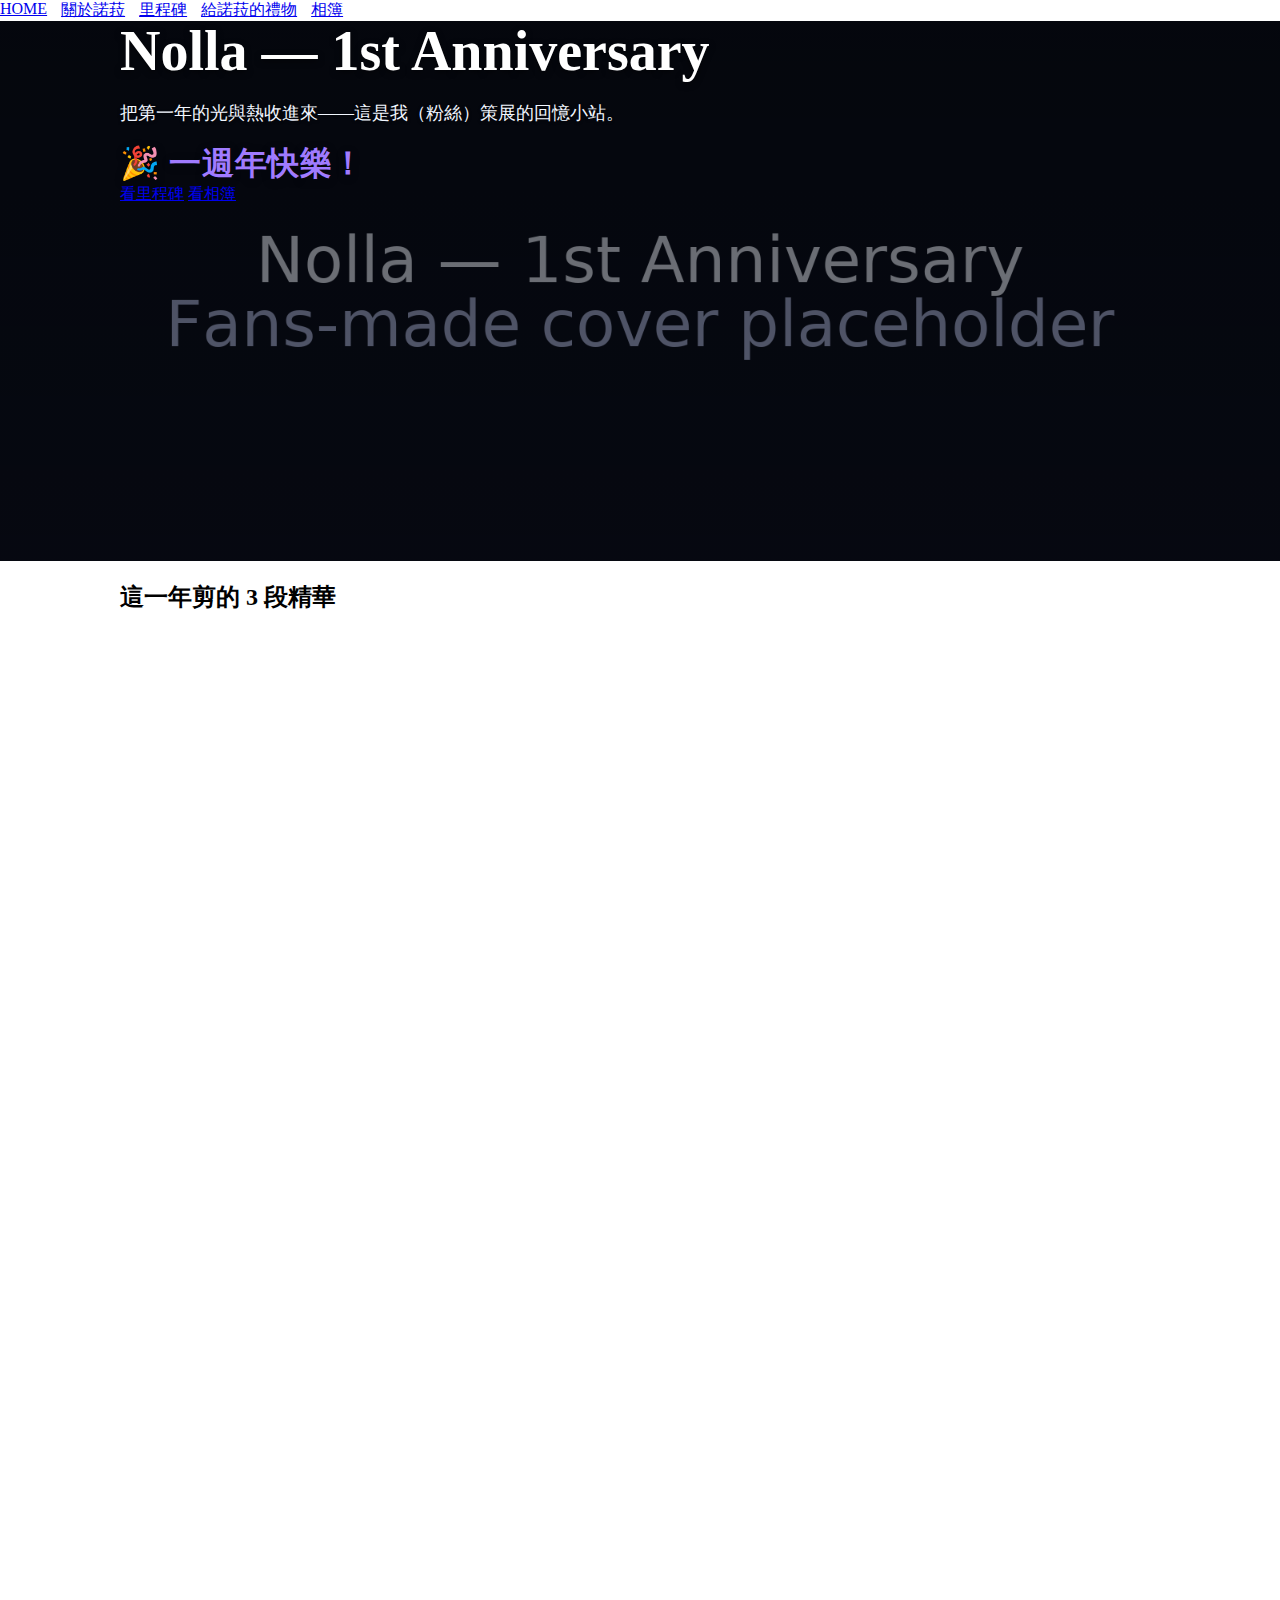
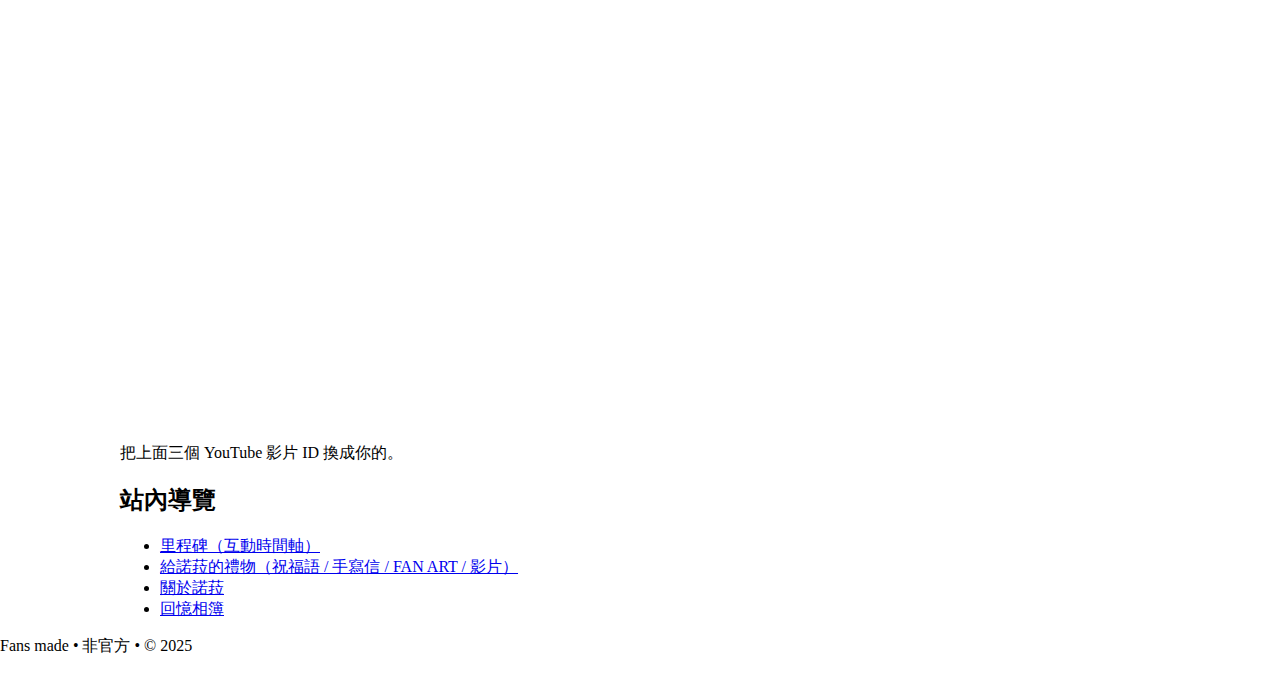
<file: index.html>
<!doctype html>
<html lang="zh-Hant">
<head>
  <meta charset="utf-8" />
  <meta name="viewport" content="width=device-width,initial-scale=1" />
  <title>Nolla — 1st Anniversary</title>

  <!-- Open Graph -->
  <meta property="og:title" content="Nolla — 1st Anniversary" />
  <meta property="og:description" content="粉絲自製一週年回顧：時間軸、精華片段、相簿收藏。" />
  <meta property="og:image" content="https://brian0066.github.io/assets/cover.png" />
  <meta property="og:url" content="https://brian0066.github.io/" />
  <meta property="og:type" content="website" />

  <link rel="icon" href="/favicon.ico" />
  <link rel="preload" as="image" href="/assets/cover.png?v=2">
  <link rel="stylesheet" href="/assets/styles.css" />

  <!-- 倒數計時器的樣式 -->
  <style>
    .countdown {
      font-size: clamp(20px, 3vw, 32px);
      font-weight: 700;
      line-height: 1.3;
      margin-top: 16px;
      color: #a07bff;
      text-shadow: 0 2px 10px rgba(0,0,0,.25);
    }
    .countdown span {
      display: inline-block;
      padding: 0 .25em;
      color: #7aa5ff;
    }
    .countdown small {
      display: block;
      margin-top: 6px;
      font-weight: 500;
      opacity: .8;
      font-size: .8em;
    }
  </style>
</head>
<body>
  <nav class="nav">
    <a href="/">HOME</a>
    <a href="/about/">關於諾菈</a>
    <a href="/timeline/">里程碑</a>
    <a href="/gifts/">給諾菈的禮物</a>
    <a href="/gallery/">相簿</a>
  </nav>

  <header class="hero">
    <div class="wrap">
      <h1>Nolla — 1st Anniversary</h1>
      <p class="tagline">把第一年的光與熱收進來——這是我（粉絲）策展的回憶小站。</p>

      <!-- ✅ 一週年倒數計時器 -->
      <div id="countdown" class="countdown" aria-live="polite">
        讀取倒數中…
        <noscript>請開啟 JavaScript 以顯示倒數計時。</noscript>
      </div>

      <nav class="cta">
        <a class="btn" href="/timeline/">看里程碑</a>
        <a class="btn outline" href="/gallery/">看相簿</a>
      </nav>
    </div>
  </header>

  <main class="wrap">
    <section>
      <h2>這一年剪的 3 段精華</h2>
      <div class="video">
        <iframe
          src="https://www.youtube-nocookie.com/embed/IGGnWKx_E8A?rel=0&modestbranding=1"
          title="Nolla Highlight 1"
          loading="lazy"
          allow="accelerometer; autoplay; clipboard-write; encrypted-media; gyroscope; picture-in-picture; web-share"
          referrerpolicy="strict-origin-when-cross-origin"
          allowfullscreen></iframe>
      </div>

      <div class="video">
        <iframe
          src="https://www.youtube-nocookie.com/embed/JMy_GWnn6RI?rel=0&modestbranding=1"
          title="Nolla Highlight 2"
          loading="lazy"
          allow="accelerometer; autoplay; clipboard-write; encrypted-media; gyroscope; picture-in-picture; web-share"
          referrerpolicy="strict-origin-when-cross-origin"
          allowfullscreen></iframe>
      </div>

      <div class="video">
        <iframe
          src="https://www.youtube-nocookie.com/embed/VIDEO_ID_3?rel=0&modestbranding=1"
          title="Nolla Highlight 3"
          loading="lazy"
          allow="accelerometer; autoplay; clipboard-write; encrypted-media; gyroscope; picture-in-picture; web-share"
          referrerpolicy="strict-origin-when-cross-origin"
          allowfullscreen></iframe>
      </div>

      <p class="hint">把上面三個 YouTube 影片 ID 換成你的。</p>
    </section>

    <section>
      <h2>站內導覽</h2>
      <ul class="list">
        <li><a href="/timeline/">里程碑（互動時間軸）</a></li>
        <li><a href="/gifts/">給諾菈的禮物（祝福語 / 手寫信 / FAN ART / 影片）</a></li>
        <li><a href="/about/">關於諾菈</a></li>
        <li><a href="/gallery/">回憶相簿</a></li>
      </ul>
    </section>
  </main>

  <footer class="foot">
    <p>Fans made • 非官方 • © 2025</p>
  </footer>

  <!-- ⏱ 倒數計時器腳本 -->
  <script>
    // 設定倒數目標時間：2025-10-09 21:00
    const targetDate = new Date("2025-08-24T02:27:00");

    const el = document.getElementById("countdown");

    function pad(n){ return String(n).padStart(2, "0"); }

    function render(diffMs){
      const days = Math.floor(diffMs / 86400000);
      const hours = Math.floor((diffMs % 86400000) / 3600000);
      const minutes = Math.floor((diffMs % 3600000) / 60000);
      const seconds = Math.floor((diffMs % 60000) / 1000);
      el.innerHTML = `<span>${days}</span> 天 <span>${pad(hours)}</span> 小時 <span>${pad(minutes)}</span> 分 <span>${pad(seconds)}</span> 秒
      <small>目標：${targetDate.toLocaleString()}</small>`;
    }

    function tick(){
      const now = new Date();
      const diff = targetDate - now;
      if (diff <= 0){
        el.textContent = "🎉 一週年快樂！";
        clearInterval(timer);
      } else {
        render(diff);
      }
    }
    tick();
    const timer = setInterval(tick, 1000);
  </script>
</body>
</html>
</file>
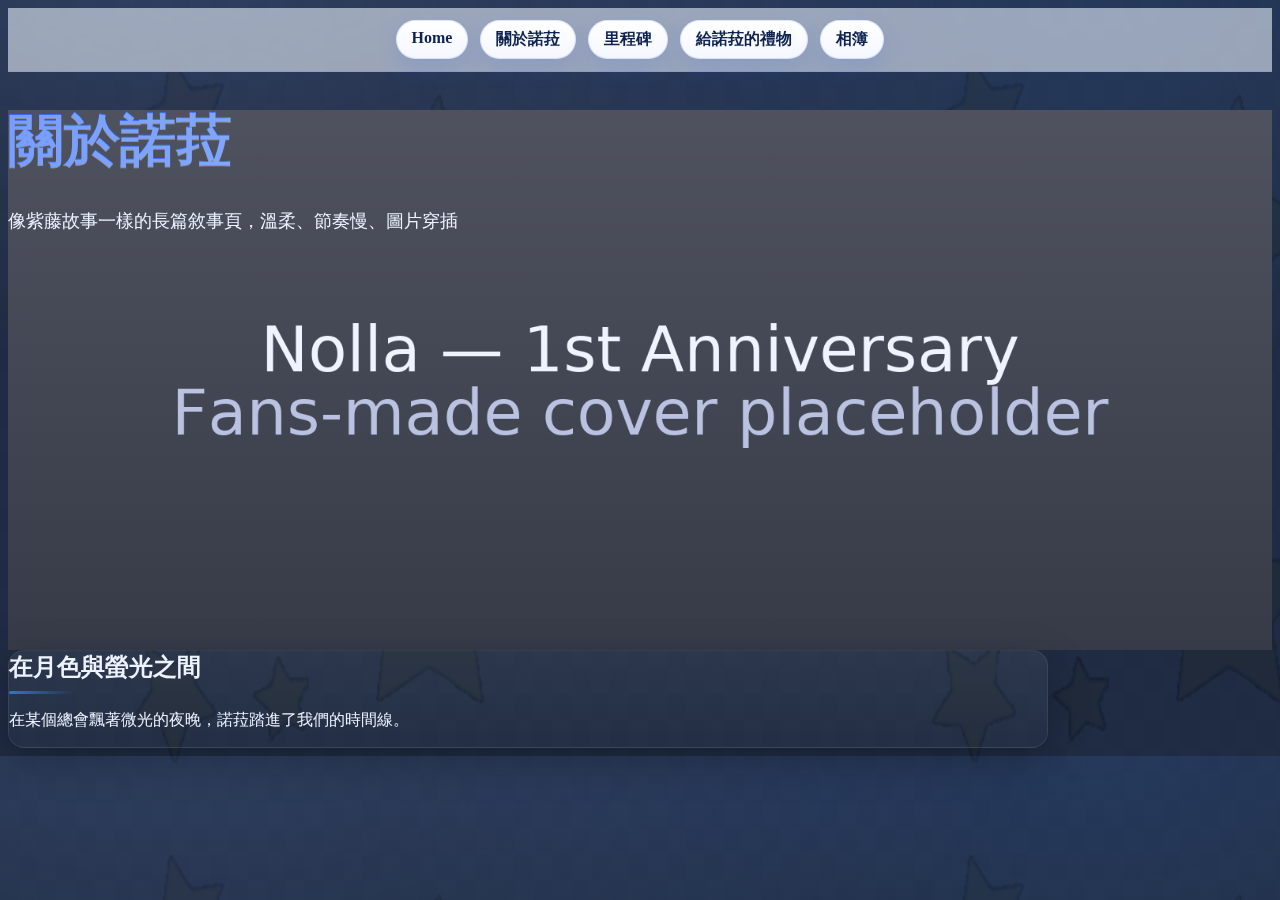
<file: about/index.html>
<!DOCTYPE html>
<html lang="zh-Hant">
<head>
  <meta charset="utf-8" />
  <meta name="viewport" content="width=device-width, initial-scale=1" />
  <title>關於諾菈 | Nolla</title>
  <link href="https://fonts.googleapis.com/css2?family=Noto+Sans+TC:wght@400;600;700&display=swap" rel="stylesheet">

  <!-- 這裡放 style -->
  <style>
    /* 讓 Hero 變成「整塊背景」，而且會依螢幕高低自適應 */
    .hero {
      position: relative;
      background: url('/assets/cover.png?v=2') right center / cover no-repeat;
      min-height: clamp(360px, 60vh, 720px);
    }
    .hero::before {
      content: "";
      position: absolute;
      inset: 0;
      background: linear-gradient(180deg, rgba(0,0,0,.25), rgba(0,0,0,.40));
    }
    .hero .wrap { position: relative; z-index: 1; }
    :root { --wrap: min(92vw, 1040px); }
    .wrap { max-width: var(--wrap); }
    .hero h1 { font-size: clamp(28px, 4.5vw, 56px); line-height:1.1; }
    .tagline { font-size: clamp(14px, 1.8vw, 18px); }
    .nav { flex-wrap: wrap; gap: 10px 14px; }
    @media (max-width: 640px){
      .hero{ background-position: center 25%; min-height: clamp(420px, 62vh, 780px);}
      .cta .btn{ margin: 0 10px 10px 0; }
    }
    .video{ aspect-ratio:16/9; }
    .video iframe{ width:100%; height:100%; border:0; }
    .grid{ grid-template-columns: repeat(auto-fit, minmax(180px, 1fr)); }
    .grid img{ height: clamp(140px, 18vw, 220px); object-fit: cover; border-radius: 14px; }

    /* ========= 全站藍色主題 ========= */
    :root {
      --accent: #3A86FF;
      --accent-soft: #9cc6ff;
      --text-strong:#0c1a33;
      --text-soft:#455a7a;
      --radius:16px;
      --shadow-soft:0 8px 30px rgba(32,56,96,.15);
      --shadow-dark:0 12px 40px rgba(0,0,0,.25);
    }

    /* 淺藍主題 */
    .theme-sky{
      color: var(--text-strong);
      background: radial-gradient(1000px 600px at 10% -10%, rgba(154,197,255,.20), transparent 55%),
                  radial-gradient(900px 500px at 90% 0%, rgba(58,134,255,.12), transparent 60%),
                  linear-gradient(180deg,#F5F9FF,#F9FBFF);
    }
    .theme-sky .card{
      background:#fff;
      border:1px solid rgba(58,134,255,.10);
      border-radius:var(--radius);
      box-shadow:var(--shadow-soft);
    }
    .theme-sky h1,.theme-sky h2{ color:#12325f; }
    .theme-sky .muted{ color:var(--text-soft); }

    /* 夜藍主題 */
    .theme-night{
      color:#ECF2FF;
      background:
        radial-gradient(1400px 700px at 15% -10%, rgba(112,158,255,.18), transparent 60%),
        radial-gradient(1200px 600px at 85% 0%, rgba(58,134,255,.14), transparent 60%),
        #0E1B33;
    }
    .theme-night .card{
      background:linear-gradient(180deg,rgba(255,255,255,.06),rgba(255,255,255,.02));
      border:1px solid rgba(255,255,255,.08);
      border-radius:var(--radius);
      box-shadow:var(--shadow-dark);
    }
    .theme-night::before{
      content:""; position:fixed; inset:0; z-index:0;
      pointer-events:none; opacity:.08;
      background:url('../assets/stars.png') repeat;
      background-size:800px 800px;
      animation: starDrift 160s linear infinite;
    }
    @keyframes starDrift{
      from{ background-position:0 0;}
      to{ background-position:1200px 900px;}
    }
    .theme-night .topnav, .theme-night header, .theme-night main,
    .theme-night footer, .theme-night article, .theme-night section{
      position:relative; z-index:1;
    }

    /* 共用 */
    .card h2{ position:relative; margin:0 0 12px; font-weight:700; }
    .card h2::after{
      content:""; display:block; width:64px; height:3px;
      border-radius:999px; margin-top:8px;
      background:linear-gradient(90deg,var(--accent),transparent);
      opacity:.75;
    }

    @media (max-width:860px){ .card{ border-radius:14px; } }

    /* Hero 提亮 */
    .hero{ isolation:isolate; }
    .hero::before{
      background: linear-gradient(180deg, rgba(255,255,255,.28), rgba(255,255,255,.18));
    }
    .hero h1{
      background: linear-gradient(90deg,#2f6aff,#7aa5ff);
      -webkit-background-clip:text;
      background-clip:text;
      color:transparent;
      text-shadow:0 1px 0 rgba(255,255,255,.35);
    }

    /* 倒數 */
    .countdown{ font-weight:700; margin-top:16px; line-height:1.25;
      background:linear-gradient(90deg,#3aa8ff,#8b7bff);
      -webkit-background-clip:text;
      background-clip:text;
      color:transparent;
      text-shadow:0 2px 12px rgba(58,168,255,.25);
      font-size:clamp(22px,4vw,36px);
    }
    .countdown .num{ display:inline-block; min-width:2ch; text-align:right; letter-spacing:.5px; }
    .countdown .unit{ margin:0 .35em 0 .15em; opacity:.9; }
    .countdown-note{ margin-top:6px; font-weight:500; font-size:.85em; color:rgba(234,240,255,.85); }

    /* 導覽 */
    .site-nav{ position:sticky; top:0; z-index:1000; display:flex; justify-content:center;
      gap:12px; padding:12px 16px;
      background:rgba(255,255,255,.55);
      backdrop-filter:blur(8px) saturate(140%);
      border-bottom:1px solid rgba(47,106,255,.12);
    }
    .site-nav .pill{
      padding:9px 16px; border-radius:999px; text-decoration:none; font-weight:600;
      color:#0f2350; background:linear-gradient(180deg,#fff,#f4f7ff);
      box-shadow:0 10px 24px rgba(28,92,255,.12), inset 0 0 0 1px rgba(47,106,255,.16);
    }
    .site-nav .pill:hover{
      transform:translateY(-1px);
      box-shadow:0 14px 28px rgba(28,92,255,.18), inset 0 0 0 1px rgba(47,106,255,.28);
    }
    .site-nav .pill.active{
      background:linear-gradient(180deg,#e9f2ff,#dbe8ff);
      color:#0a1a44;
    }
  </style>
</head>
<body class="theme-night">
  <!-- 這裡是 HTML 內容 -->
  <nav class="site-nav">
    <a class="pill" href="/">Home</a>
    <a class="pill" href="/about/">關於諾菈</a>
    <a class="pill" href="/timeline/">里程碑</a>
    <a class="pill" href="/gifts/">給諾菈的禮物</a>
    <a class="pill" href="/gallery/">相簿</a>
  </nav>

  <header class="hero">
    <div class="wrap">
      <h1>關於諾菈</h1>
      <p class="tagline">像紫藤故事一樣的長篇敘事頁，溫柔、節奏慢、圖片穿插</p>
    </div>
  </header>
  <main class="wrap">
    <article class="card">
      <section>
        <h2>在月色與螢光之間</h2>
        <p>在某個總會飄著微光的夜晚，諾菈踏進了我們的時間線。</p>
      </section>
    </article>
  </main>
</body>
</html>
</file>
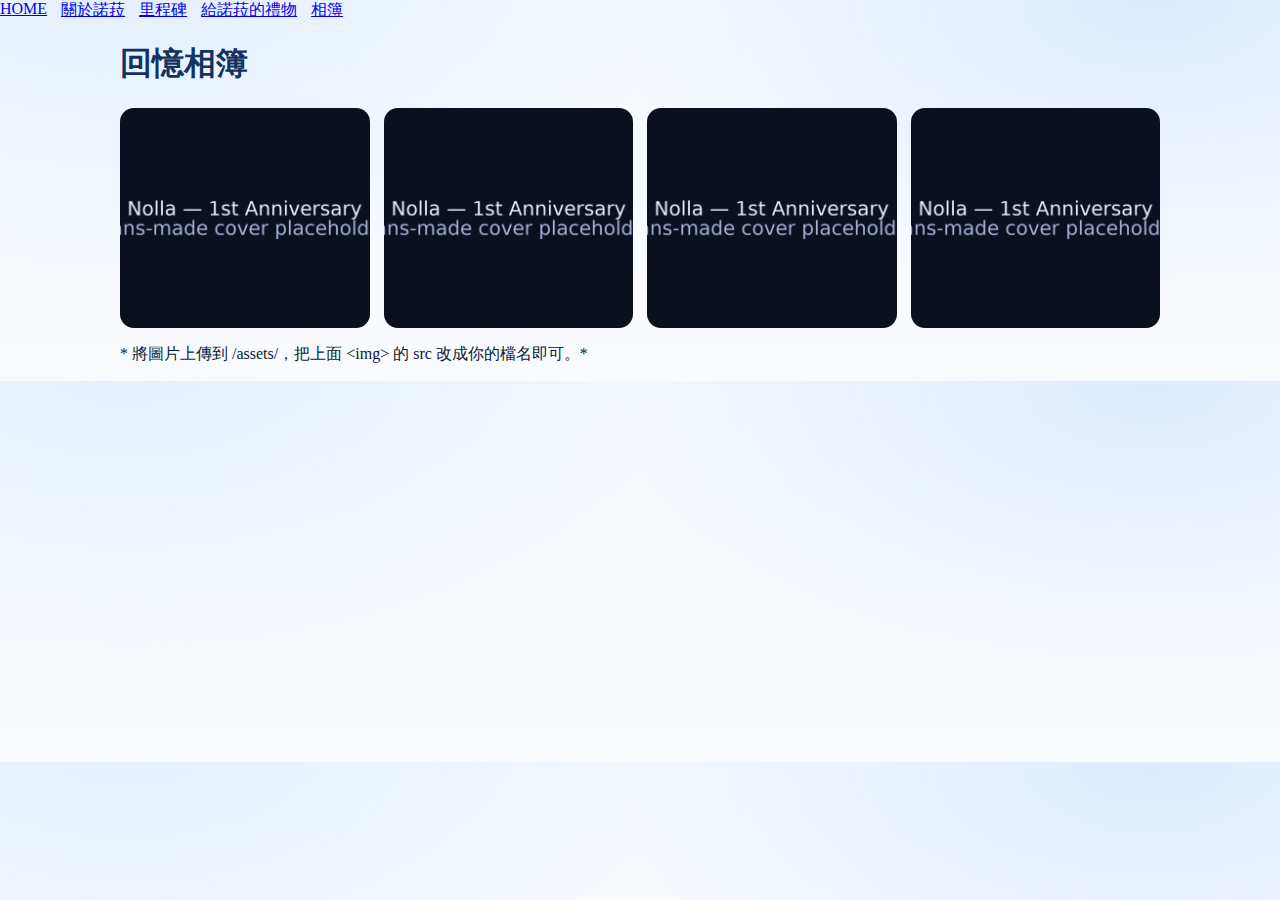
<file: gallery/index.html>
<!doctype html>
<html lang="zh-Hant">
<head>
  <meta charset="utf-8" />
  <meta name="viewport" content="width=device-width,initial-scale=1" />
  <title>回憶相簿</title>
  <link rel="stylesheet" href="/assets/styles.css" />
</head>
<body class="theme-sky">
  
<nav class="nav">
  <a href="/">HOME</a>
  <a href="/about/">關於諾菈</a>
  <a href="/timeline/">里程碑</a>
  <a href="/gifts/">給諾菈的禮物</a>
  <a href="/gallery/">相簿</a>
</nav>

  <main class="wrap">
    <h1>回憶相簿</h1>
    <div class="grid">
      <img src="/assets/cover.png" alt="sample 1">
      <img src="/assets/cover.png" alt="sample 2">
      <img src="/assets/cover.png" alt="sample 3">
      <img src="/assets/cover.png" alt="sample 4">
    </div>
    <p class="hint">* 將圖片上傳到 /assets/，把上面 &lt;img&gt; 的 src 改成你的檔名即可。*</p>
  </main>
</body>
</html>
</file>
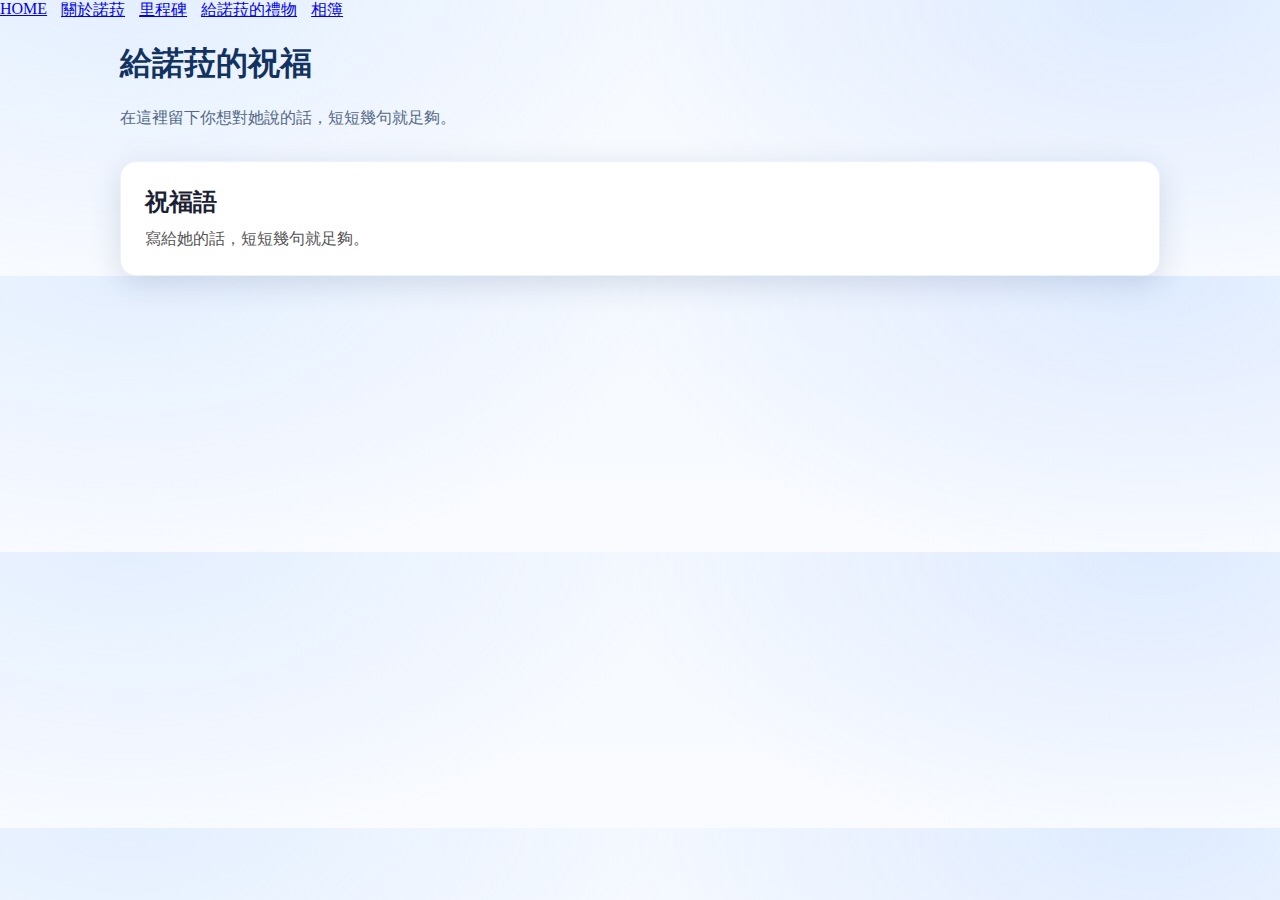
<file: gifts/index.html>
<!doctype html>
<html lang="zh-Hant">
<head>
  <meta charset="utf-8" />
  <meta name="viewport" content="width=device-width,initial-scale=1" />
  <title>給諾菈的禮物</title>
  <link rel="stylesheet" href="/assets/styles.css" />
  <style>
    .cards {
      display: grid;
      gap: 24px;
      margin-top: 32px;
    }
    .card {
      display: block;
      background: #fff;
      padding: 24px;
      border-radius: 16px;
      box-shadow: 0 6px 20px rgba(0,0,0,.08);
      border: 1px solid #eee;
      transition: transform .2s, box-shadow .2s;
      text-decoration: none;
      color: inherit;
    }
    .card:hover {
      transform: translateY(-4px);
      box-shadow: 0 10px 24px rgba(0,0,0,.12);
    }
    .card h3 {
      margin: 0 0 8px;
      font-size: 1.5rem;
      color: #1b1f36;
    }
    .card p {
      margin: 0;
      color: #555;
      line-height: 1.6;
    }
  </style>
</head>
<body class="theme-sky">
  
<nav class="nav">
  <a href="/">HOME</a>
  <a href="/about/">關於諾菈</a>
  <a href="/timeline/">里程碑</a>
  <a href="/gifts/">給諾菈的禮物</a>
  <a href="/gallery/">相簿</a>
</nav>

<main class="wrap">
  <h1>給諾菈的祝福</h1>
  <p class="muted">在這裡留下你想對她說的話，短短幾句就足夠。</p>

  <div class="cards">
    <a class="card" href="/gifts/blessings/">
      <h3>祝福語</h3>
      <p>寫給她的話，短短幾句就足夠。</p>
    </a>
  </div>
</main>

</body>
</html>
</file>
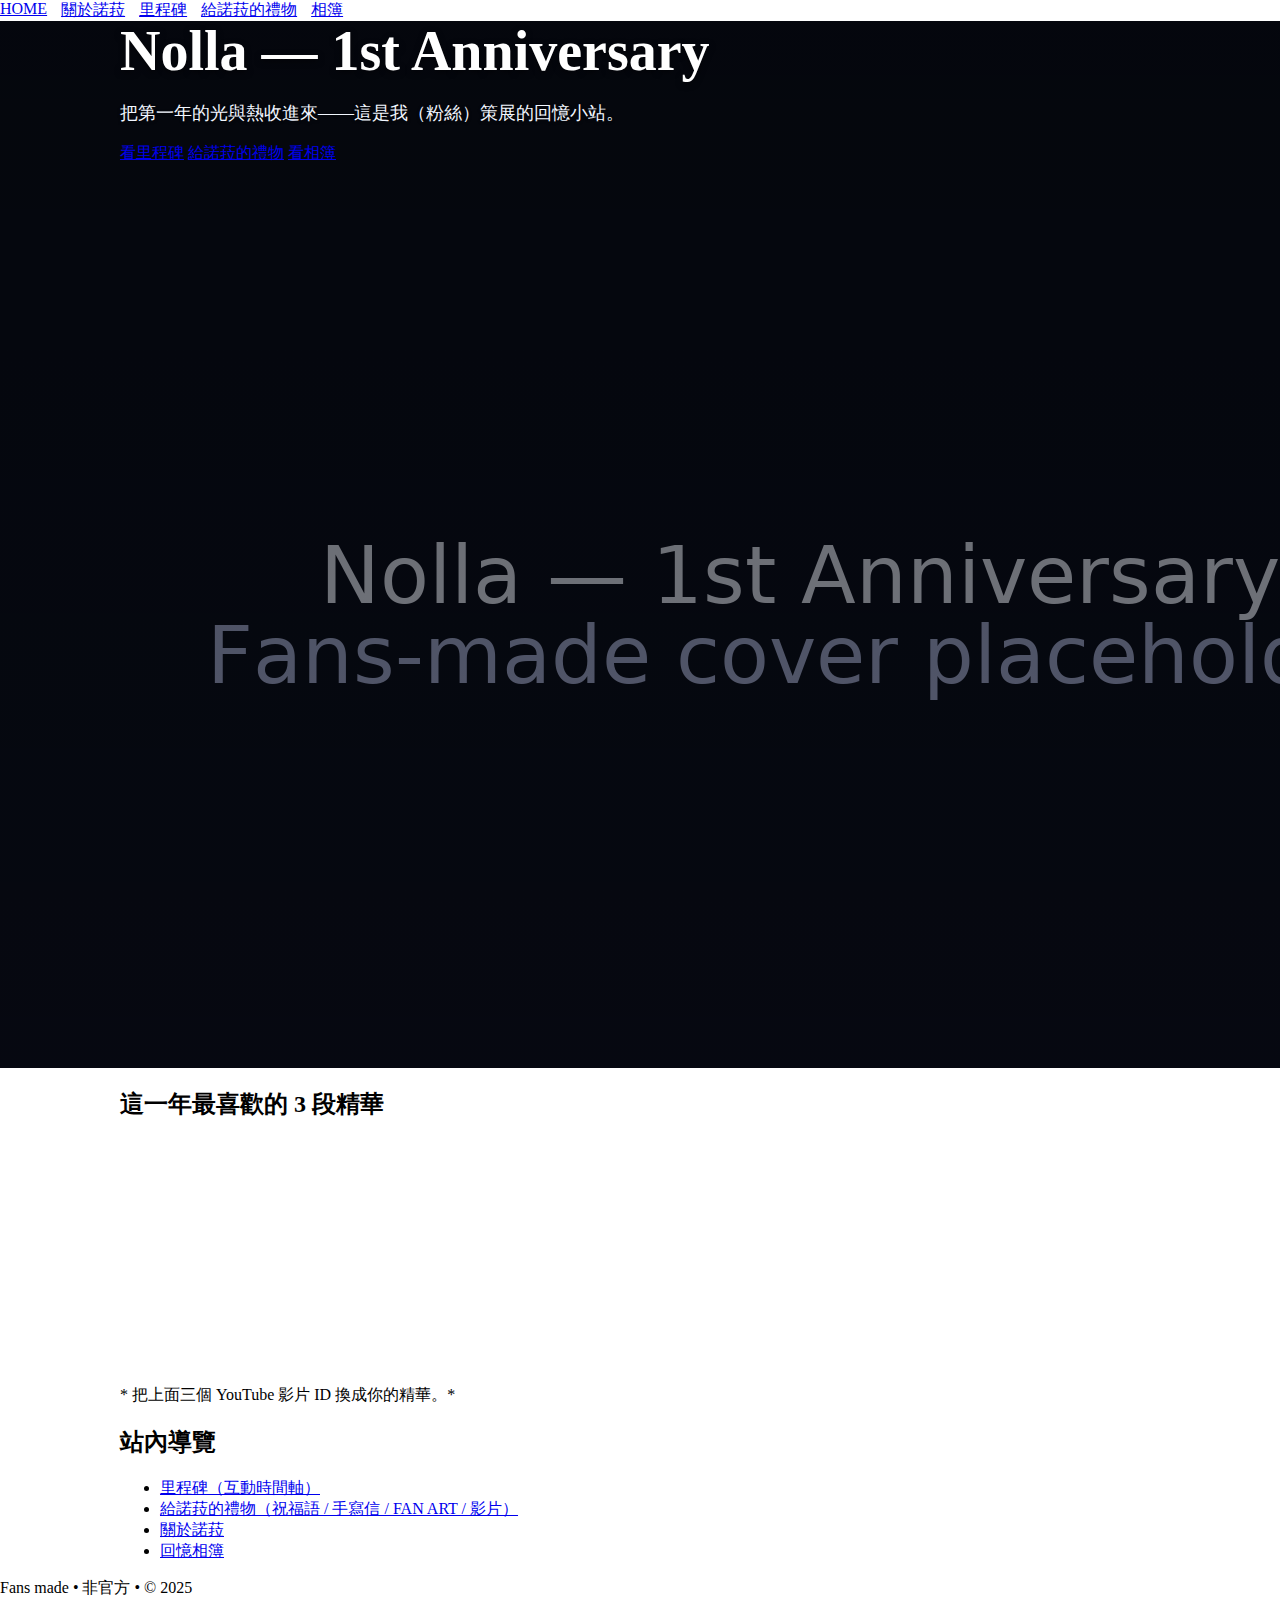
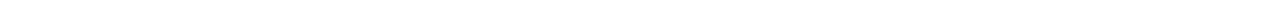
<file: nolla_anniv_site/index.html>
<!doctype html>
<html lang="zh-Hant">
<head>
  <meta charset="utf-8" />
  <meta name="viewport" content="width=device-width,initial-scale=1" />
  <title>Nolla — 1st Anniversary</title>
  <meta property="og:title" content="Nolla — 1st Anniversary" />
  <meta property="og:description" content="粉絲自製一週年回顧：時間軸、精華片段、相簿收藏。" />
  <meta property="og:image" content="https://brian0066.github.io/assets/cover.png" />
  <meta property="og:url" content="https://brian0066.github.io/" />
  <meta property="og:type" content="website" />
  <link rel="icon" href="/favicon.ico" />
  <link rel="preload" as="image" href="/assets/cover.png" />
  <link rel="stylesheet" href="/assets/styles.css" />
</head>
<body>
  
<nav class="nav">
  <a href="/">HOME</a>
  <a href="/about/">關於諾菈</a>
  <a href="/timeline/">里程碑</a>
  <a href="/gifts/">給諾菈的禮物</a>
  <a href="/gallery/">相簿</a>
</nav>

  <header class="hero">
    <div class="wrap">
      <h1>Nolla — 1st Anniversary</h1>
      <p class="tagline">把第一年的光與熱收進來——這是我（粉絲）策展的回憶小站。</p>
      <nav class="cta">
        <a class="btn" href="/timeline/">看里程碑</a>
        <a class="btn outline" href="/gifts/">給諾菈的禮物</a>
        <a class="btn outline" href="/gallery/">看相簿</a>
      </nav>
    </div>
    <img class="cover" src="/assets/cover.png" alt="Anniversary Cover" />
  </header>

  <main class="wrap">
    <section>
      <h2>這一年最喜歡的 3 段精華</h2>
      <div class="grid vids">
        <div class="video"><iframe src="https://www.youtube.com/embed/VIDEO_ID_1" title="Nolla Highlight 1" loading="lazy" allowfullscreen></iframe></div>
        <div class="video"><iframe src="https://www.youtube.com/embed/VIDEO_ID_2" title="Nolla Highlight 2" loading="lazy" allowfullscreen></iframe></div>
        <div class="video"><iframe src="https://www.youtube.com/embed/VIDEO_ID_3" title="Nolla Highlight 3" loading="lazy" allowfullscreen></iframe></div>
      </div>
      <p class="hint">* 把上面三個 YouTube 影片 ID 換成你的精華。*</p>
    </section>

    <section>
      <h2>站內導覽</h2>
      <ul class="list">
        <li><a href="/timeline/">里程碑（互動時間軸）</a></li>
        <li><a href="/gifts/">給諾菈的禮物（祝福語 / 手寫信 / FAN ART / 影片）</a></li>
        <li><a href="/about/">關於諾菈</a></li>
        <li><a href="/gallery/">回憶相簿</a></li>
      </ul>
    </section>
  </main>

  <footer class="foot">
    <p>Fans made • 非官方 • © 2025</p>
  </footer>
</body>
</html>
</file>
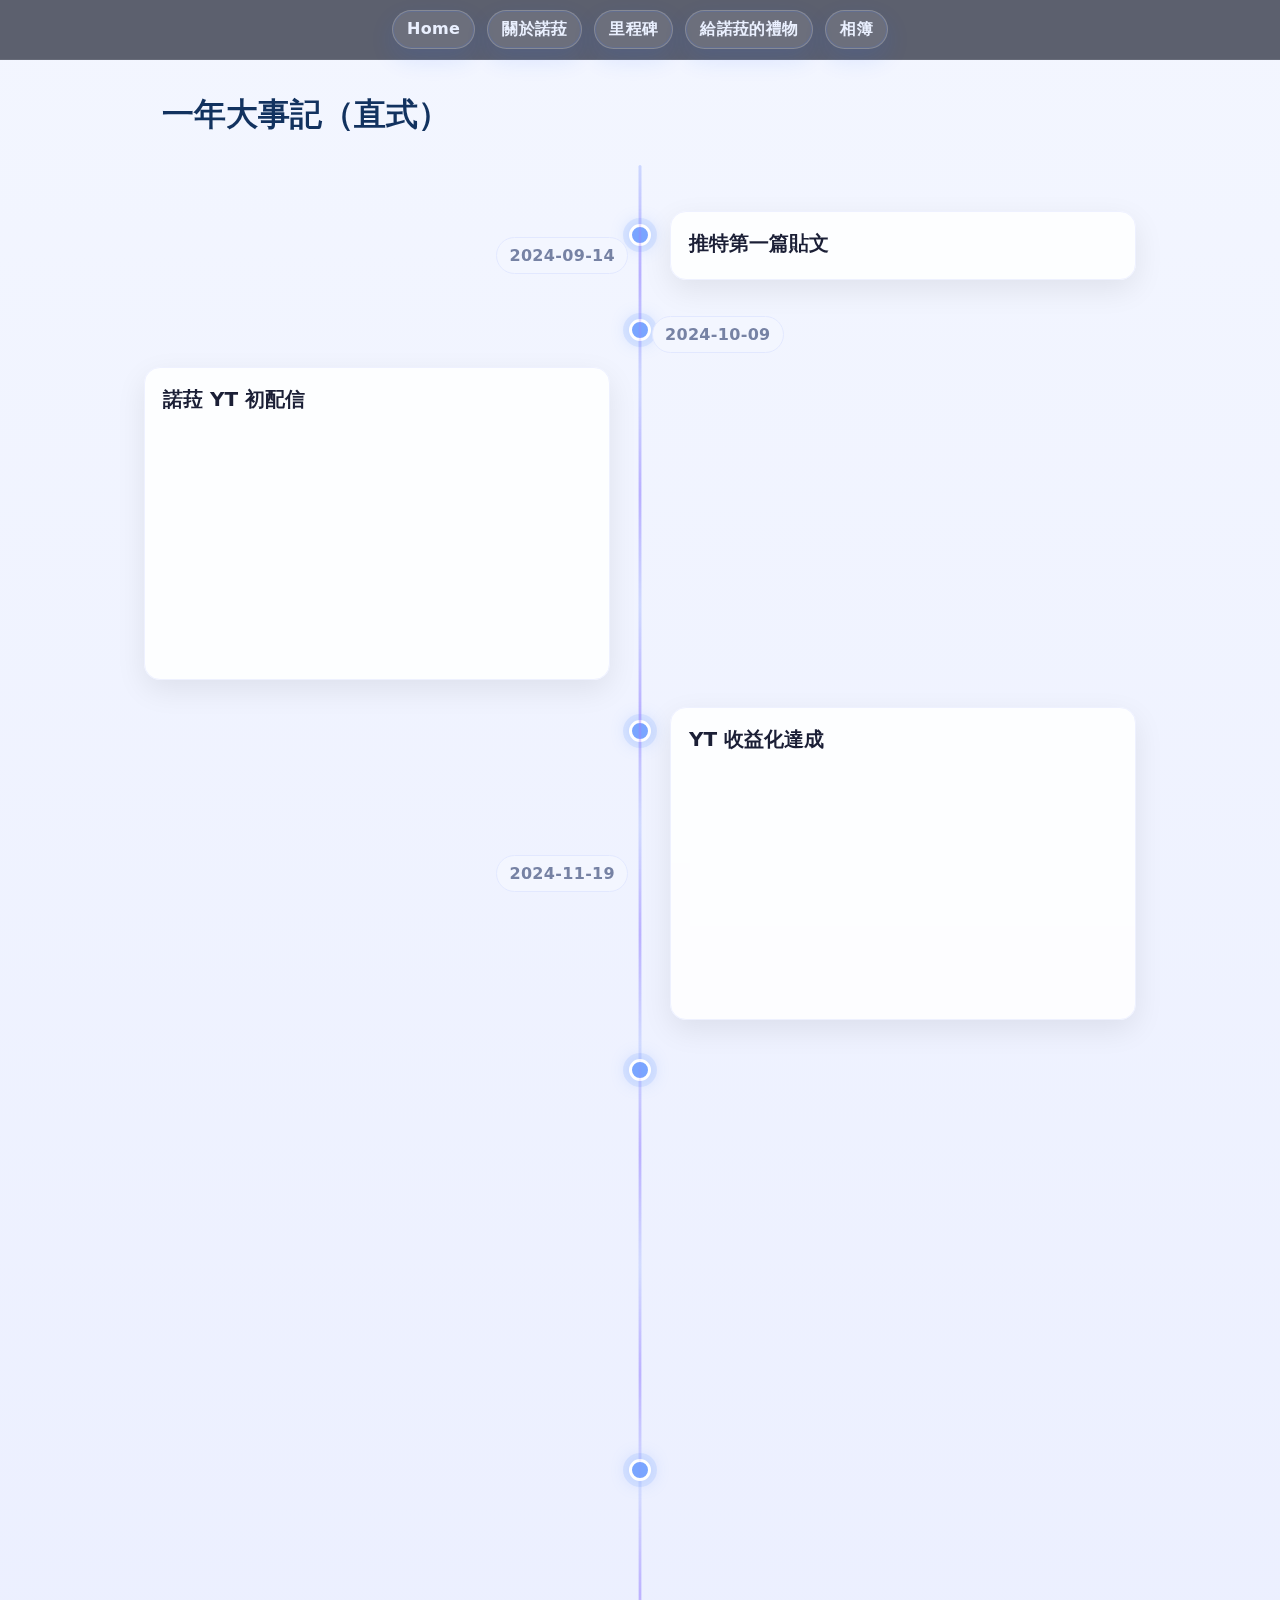
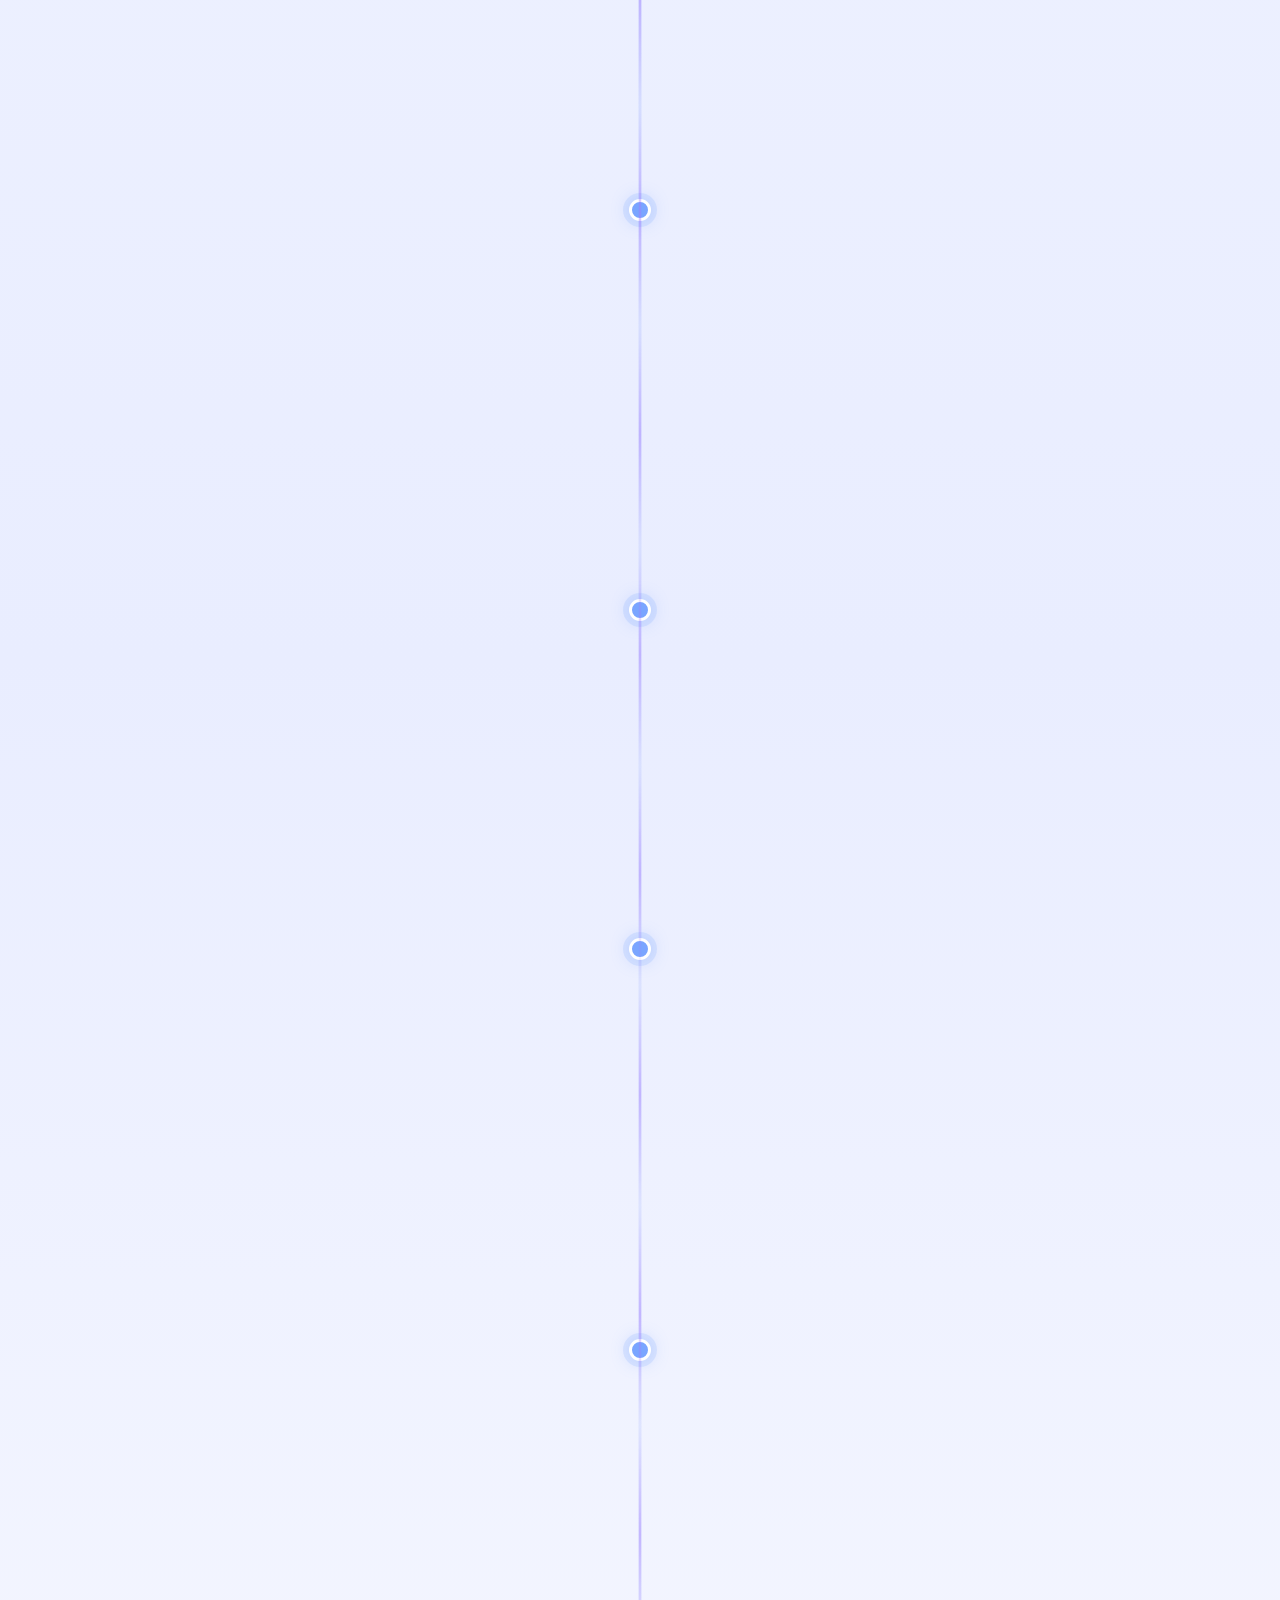
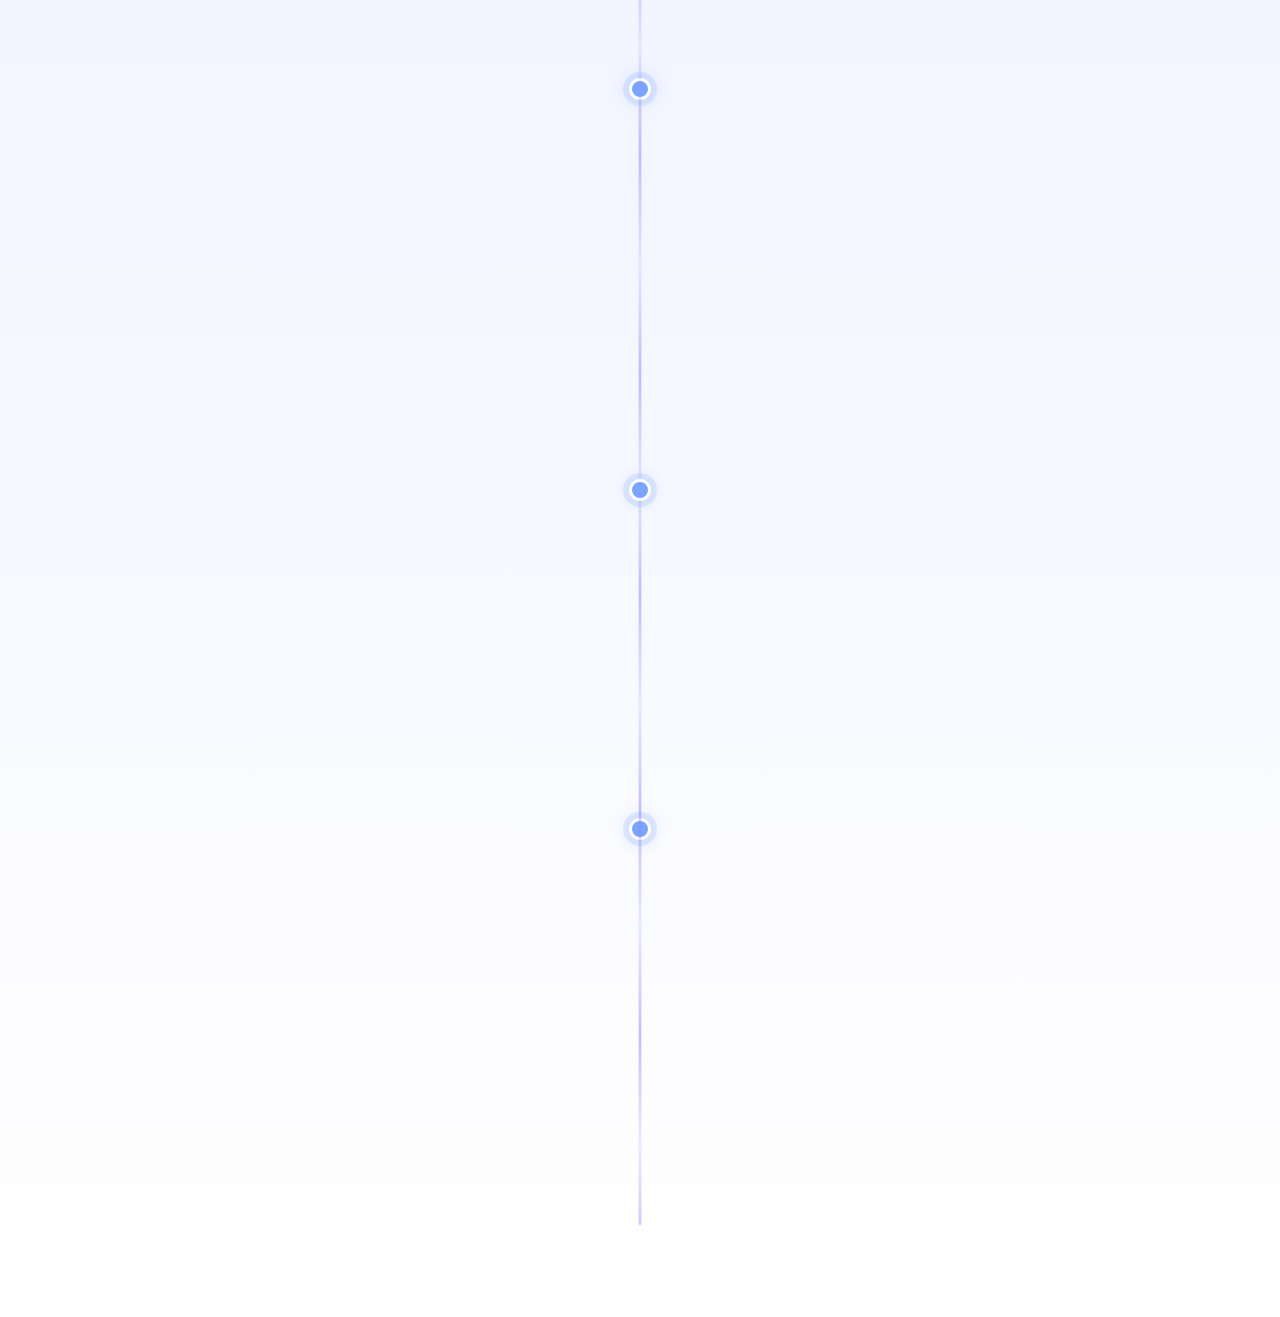
<file: timeline/index.html>
<!doctype html>
<html lang="zh-Hant">
<head>
  <meta charset="utf-8" />
  <meta name="viewport" content="width=device-width,initial-scale=1" />
  <title>里程碑 — 一年大事記</title>
  <meta name="description" content="諾菈一周年大事記 — 記錄推特初登場、初配信、收益化、會員啟動、會限、生日直播與線下互動等重要里程碑。" />
  <link rel="stylesheet" href="/assets/styles.css" />

  <style>
    /* === 固定在頂端的膠囊導覽（和 about 同款）=== */
    .site-nav{
      position: fixed;        
      top: 0; left: 0; right: 0;
      z-index: 10000;
      display: flex; justify-content: center; gap: 12px;
      padding: 10px 14px;
      background: rgba(11,16,32,.65);
      backdrop-filter: blur(6px);
      -webkit-backdrop-filter: blur(6px);
      border-bottom: 1px solid rgba(255,255,255,.08);
    }
    .site-nav .pill{
      display: inline-block;
      padding: 8px 14px;
      border-radius: 999px;
      text-decoration: none;
      color: #eaf0ff; font-weight: 600;
      background: rgba(255,255,255,.10);
      border: 1px solid rgba(255,255,255,.18);
      transition: .2s;
    }
    .site-nav .pill:hover{
      background: rgba(160,123,255,.25);
      border-color: rgba(255,255,255,.36);
      color:#fff;
      box-shadow: 0 6px 20px rgba(160,123,255,.25);
    }
    body.has-fixed-nav{ padding-top: var(--nav-h, 60px); }

    /* ===== 背景設定 ===== */
    body.theme-sky{
      background: linear-gradient(180deg, #f3f6ff, #e9edff, #ffffff);
      font-family: system-ui, -apple-system, "PingFang TC", "Noto Sans TC", "Microsoft JhengHei", sans-serif;
      color: #1b1f36;
    }

    /* ===== 垂直時間軸（直式） ===== */
    :root{
      --line:#d7dcff;
      --dot:#7aa5ff;
      --card:rgba(255,255,255,0.85);
      --ink:#1b1f36;
      --muted:#7682a4;
      --shadow:0 10px 30px rgba(0,0,0,.08);
      --radius:16px;
      --maxw: 980px;
    }
    main.wrap { max-width: var(--maxw); margin:auto; padding: 12px; }

    .timeline{
      position: relative;
      margin: 28px auto 80px;
      padding: 20px 0;
    }
    /* 中心線：流動漸層動畫 */
    .timeline::before{
      content:"";
      position:absolute; left:50%; top:0; bottom:0;
      width:3px; transform:translateX(-50%);
      background:
        linear-gradient(180deg, rgba(201,212,255,.9), rgba(232,236,255,.9)) border-box;
      overflow: hidden;
      border-radius: 999px;
    }
    .timeline::after{
      /* 流動高光（細長條在中心線內移動） */
      content:"";
      position:absolute; left:50%; top:0; bottom:0;
      width:3px; transform:translateX(-50%);
      background:
        linear-gradient(180deg, rgba(160,123,255,0) 0%,
                                 rgba(160,123,255,.45) 50%,
                                 rgba(160,123,255,0) 100%);
      background-size: 100% 220px;
      animation: flow 2.8s linear infinite;
      border-radius: 999px;
      pointer-events: none;
    }
    @keyframes flow{
      0%   { background-position: 0 -220px; }
      100% { background-position: 0 220px; }
    }

    .tl-item{
      position: relative;
      display: grid;
      grid-template-columns: 1fr 1fr;
      gap: 24px;
      margin: 26px 0;
    }
    /* 節點：呼吸光暈 + 內圈描邊 */
    .tl-item::before{
      content:"";
      position:absolute; left:50%; top:24px; transform:translate(-50%,-50%);
      width:16px; height:16px; border-radius:50%;
      background: var(--dot);
      border:3px solid #fff;
      box-shadow:
        0 0 0 6px rgba(122,165,255,.18),
        0 0 18px rgba(122,165,255,.45);
      animation: breathe 2.6s ease-in-out infinite;
    }
    @keyframes breathe{
      0%,100%{ box-shadow:
        0 0 0 6px rgba(122,165,255,.18),
        0 0 16px rgba(122,165,255,.35); }
      50%{ box-shadow:
        0 0 0 10px rgba(122,165,255,.26),
        0 0 28px rgba(122,165,255,.60); }
    }

    .tl-date{
      display:flex; align-items:center; justify-content:flex-end;
      color: var(--muted); font-weight:700; letter-spacing:.02em;
    }
    .tl-date time{ background:#f3f6ff; border:1px solid #e2e8ff; padding:8px 12px; border-radius:999px; }

    .tl-card{
      background: var(--card); color: var(--ink);
      border-radius: var(--radius); box-shadow: var(--shadow);
      border:1px solid #eef1ff; padding: 16px 18px;
      backdrop-filter: blur(8px);
    }
    .tl-card h3{ margin:.1rem 0 .4rem; font-size:1.25rem; }
    .tl-card p{ margin:0; line-height:1.8; color:#38415b; }
    .tl-media{ margin-top:10px; border-radius:12px; overflow:hidden; }

    .video-wrapper{
      position: relative;
      width: 100%;
      padding-bottom: 56.25%;
      height: 0;
      overflow: hidden;
      border-radius: 12px;
    }
    .video-wrapper iframe{
      position: absolute;
      inset: 0;
      width: 100%;
      height: 100%;
      border: 0;
      display: block;
    }

    .tl-item:nth-child(odd) .tl-date{ grid-column: 1 / 2; }
    .tl-item:nth-child(odd) .tl-card{ grid-column: 2 / 3; }
    .tl-item:nth-child(even) .tl-date{ grid-column: 2 / 3; justify-content:flex-start; }
    .tl-item:nth-child(even) .tl-card{ grid-column: 1 / 2; }

    /* ===== 滑入淡入動畫（IntersectionObserver 觸發） ===== */
    .reveal{
      opacity: 0;
      transform: translateY(18px);
      filter: saturate(0.9);
      transition: opacity .6s ease, transform .6s ease, filter .6s ease;
      will-change: opacity, transform;
    }
    .tl-item:nth-child(odd) .tl-card.reveal{ transform: translateX(18px); }
    .tl-item:nth-child(even) .tl-card.reveal{ transform: translateX(-18px); }
    .tl-item .tl-date.reveal{ transform: translateY(10px); }

    .reveal.inview{
      opacity: 1;
      transform: translateX(0) translateY(0);
      filter: saturate(1);
    }
    .reveal{ transition-delay: var(--d, 0s); }

    /* 減少動畫時關閉所有動效 */
    @media (prefers-reduced-motion: reduce){
      .timeline::after{ animation: none; }
      .tl-item::before{ animation: none; }
      .reveal{ opacity:1; transform:none; transition: none; }
    }

    @media (max-width: 800px){
      .timeline::before, .timeline::after{ left:24px; transform:none; }
      .tl-item{ grid-template-columns: 1fr; padding-left:56px; }
      .tl-item::before{ left:24px; transform:translate(-50%,-50%); }
      .tl-date{ justify-content:flex-start; }
      .tl-item:nth-child(odd) .tl-date,
      .tl-item:nth-child(odd) .tl-card,
      .tl-item:nth-child(even) .tl-date,
      .tl-item:nth-child(even) .tl-card { grid-column: auto; }
      .tl-item .tl-card.reveal{ transform: translateY(16px); }
    }
  </style>
</head>
<body class="theme-sky">

  <!-- 固定頂端導覽 -->
  <nav class="site-nav" id="siteNav" aria-label="主導覽">
    <a class="pill" href="/">Home</a>
    <a class="pill" href="/about/">關於諾菈</a>
    <a class="pill" href="/timeline/" aria-current="page">里程碑</a>
    <a class="pill" href="/gifts/">給諾菈的禮物</a>
    <a class="pill" href="/gallery/">相簿</a>
  </nav>

  <main class="wrap">
    <h1>一年大事記（直式）</h1>

    <section class="timeline" aria-label="一周年時間軸">
      <!-- 範例事件 1 -->
      <article class="tl-item">
        <div class="tl-date reveal" style="--d:.0s;"><time datetime="2024-09-14">2024-09-14</time></div>
        <div class="tl-card reveal" style="--d:.06s;">
          <h3>推特第一篇貼文</h3>
        </div>
      </article>

      <!-- 範例事件 2（YouTube 影片示例） -->
      <article class="tl-item">
        <div class="tl-date reveal" style="--d:.0s;"><time datetime="2024-10-09">2024-10-09</time></div>
        <div class="tl-card reveal" style="--d:.06s;">
          <h3>諾菈 YT 初配信</h3>
          <div class="tl-media">
            <div class="video-wrapper">
              <iframe src="https://www.youtube.com/embed/s9jB3WFceqg?si=4rwufd_ugV-kyfsK"
                      title="YouTube video player" allow="accelerometer; autoplay; clipboard-write; encrypted-media; gyroscope; picture-in-picture; web-share"
                      referrerpolicy="strict-origin-when-cross-origin" allowfullscreen></iframe>
            </div>
          </div>
        </div>
      </article>

      <!-- 範例事件 3 -->
      <article class="tl-item">
        <div class="tl-date reveal" style="--d:.0s;"><time datetime="2024-11-19">2024-11-19</time></div>
        <div class="tl-card reveal" style="--d:.06s;">
          <h3>YT 收益化達成</h3>
          <div class="tl-media">
            <div class="video-wrapper">
              <iframe src="https://www.youtube.com/embed/xY4zJmMa1r8?si=yFaR5VlDMuQrGvJ4"
                      title="YouTube video player" allow="accelerometer; autoplay; clipboard-write; encrypted-media; gyroscope; picture-in-picture; web-share"
                      referrerpolicy="strict-origin-when-cross-origin" allowfullscreen></iframe>
            </div>
          </div>
        </div>
      </article>

      <!-- 範例事件 4-->
      <article class="tl-item">
        <div class="tl-date reveal" style="--d:.0s;"><time datetime="2024-11-28">2024-11-28</time></div>
        <div class="tl-card reveal" style="--d:.06s;">
          <h3>YT 會員啟動</h3>
          <div class="tl-media">
            <div class="video-wrapper">
              <iframe src="https://www.youtube.com/embed/ssjAMhPC0Gs?si=x7lkuHiyiOb6vUyZ"
                      title="YouTube video player" allow="accelerometer; autoplay; clipboard-write; encrypted-media; gyroscope; picture-in-picture; web-share"
                      referrerpolicy="strict-origin-when-cross-origin" allowfullscreen></iframe>
            </div>
          </div>
        </div>
      </article>

      <!-- 範例事件 5-->
      <article class="tl-item">
        <div class="tl-date reveal" style="--d:.0s;"><time datetime="2024-12-10">2024-12-10</time></div>
        <div class="tl-card reveal" style="--d:.06s;">
          <h3>第一次的會限</h3>
          <div class="tl-media">
            <div class="video-wrapper">
              <iframe src="https://www.youtube.com/embed/WT2SP2hilrA?si=-i7pfUdhwFB8fWFY"
                      title="YouTube video player" allow="accelerometer; autoplay; clipboard-write; encrypted-media; gyroscope; picture-in-picture; web-share"
                      referrerpolicy="strict-origin-when-cross-origin" allowfullscreen></iframe>
            </div>
          </div>
        </div>
      </article>

      <!-- 範例事件 6-->
      <article class="tl-item">
        <div class="tl-date reveal" style="--d:.0s;"><time datetime="2024-12-25">2024-12-25</time></div>
        <div class="tl-card reveal" style="--d:.06s;">
          <h3>手手主播初配信</h3>
          <div class="tl-media">
            <div class="video-wrapper">
              <iframe src="https://www.youtube.com/embed/dQTLXeylnBQ?si=_YhqLfAYtJxEBs79"
                      title="YouTube video player" allow="accelerometer; autoplay; clipboard-write; encrypted-media; gyroscope; picture-in-picture; web-share"
                      referrerpolicy="strict-origin-when-cross-origin" allowfullscreen></iframe>
            </div>
          </div>
        </div>
      </article>

      <!-- 範例事件 7-->
      <article class="tl-item">
        <div class="tl-date reveal" style="--d:.0s;"><time datetime="2025-01-27">2025-01-27</time></div>
        <div class="tl-card reveal" style="--d:.06s;">
          <h3>生日直播加兩萬訂</h3>
          <div class="tl-media">
            <div class="video-wrapper">
              <iframe src="https://www.youtube.com/embed/CpYM_tqxaDU?si=XNEAzceJB9ksavOi"
                      title="YouTube video player" allow="accelerometer; autoplay; clipboard-write; encrypted-media; gyroscope; picture-in-picture; web-share"
                      referrerpolicy="strict-origin-when-cross-origin" allowfullscreen></iframe>
            </div>
          </div>
        </div>
      </article>

      <!-- 範例事件 8-->
      <article class="tl-item">
        <div class="tl-date reveal" style="--d:.0s;"><time datetime="2025-07-25">2025-07-25</time></div>
        <div class="tl-card reveal" style="--d:.06s;">
          <h3>第一次和諾菈的線下互動</h3>
          <div class="tl-media">
            <div class="video-wrapper">
              <iframe src="https://www.youtube.com/embed/UYWI1m1vTPY?si=zDCXAveyXej1LQY8"
                      title="YouTube video player" allow="accelerometer; autoplay; clipboard-write; encrypted-media; gyroscope; picture-in-picture; web-share"
                      referrerpolicy="strict-origin-when-cross-origin" allowfullscreen></iframe>
            </div>
          </div>
        </div>
      </article>
       <!-- 範例事件 9-->
      <article class="tl-item">
        <div class="tl-date reveal" style="--d:.0s;"><time datetime="2025-07-25">2025-07-25</time></div>
        <div class="tl-card reveal" style="--d:.06s;">
          <h3>諾菈一週年啦</h3>
          <div class="tl-media">
            <div class="video-wrapper">
              <iframe width="560" height="315" src="https://www.youtube.com/embed/gUHWrC02hsc?si=5GMtkpu1KooI7HkE" title="YouTube video player" frameborder="0" allow="accelerometer; autoplay; clipboard-write; encrypted-media; gyroscope; picture-in-picture; web-share" referrerpolicy="strict-origin-when-cross-origin" allowfullscreen></iframe>
            </div>
          </div>
        </div>
      </article>
      <!-- 範例事件 10-->
      <article class="tl-item">
        <div class="tl-date reveal" style="--d:.0s;"><time datetime="2025-07-25">2025-07-25</time></div>
        <div class="tl-card reveal" style="--d:.06s;">
          <h3>首次台詞回</h3>
          <div class="tl-media">
            <div class="video-wrapper">
             <iframe width="560" height="315" src="https://www.youtube.com/embed/kM3lHRHs9nY?si=3kuUWxnfylPyF4jl" title="YouTube video player" frameborder="0" allow="accelerometer; autoplay; clipboard-write; encrypted-media; gyroscope; picture-in-picture; web-share" referrerpolicy="strict-origin-when-cross-origin" allowfullscreen></iframe>
            </div>
          </div>
        </div>
      </article>
      <!-- 範例事件 11-->
      <article class="tl-item">
        <div class="tl-date reveal" style="--d:.0s;"><time datetime="2025-07-25">2025-07-25</time></div>
        <div class="tl-card reveal" style="--d:.06s;">
          <h3>首次台詞回</h3>
          <div class="tl-media">
            <div class="video-wrapper">
             <iframe width="560" height="315" src="https://www.youtube.com/embed/kM3lHRHs9nY?si=3kuUWxnfylPyF4jl" title="YouTube video player" frameborder="0" allow="accelerometer; autoplay; clipboard-write; encrypted-media; gyroscope; picture-in-picture; web-share" referrerpolicy="strict-origin-when-cross-origin" allowfullscreen></iframe>
            </div>
          </div>
        </div>
      </article>
      <!-- 範例事件 12-->
      <article class="tl-item">
        <div class="tl-date reveal" style="--d:.0s;"><time datetime="2025-07-25">2025-07-25</time></div>
        <div class="tl-card reveal" style="--d:.06s;">
          <h3>和喵扭扭連動</h3>
          <div class="tl-media">
            <div class="video-wrapper">
             <iframe width="560" height="315" src="https://www.youtube.com/embed/88GX7Zf6ZR4?si=52d2sAcgEe3GXAQG" title="YouTube video player" frameborder="0" allow="accelerometer; autoplay; clipboard-write; encrypted-media; gyroscope; picture-in-picture; web-share" referrerpolicy="strict-origin-when-cross-origin" allowfullscreen></iframe>
            </div>
          </div>
        </div>
      </article>
      
    </section>
  </main>
 
  <!-- 動態取得導覽高度 + 進場動畫觸發 -->
  <script>
    (function(){
      const nav = document.getElementById('siteNav');
      if(nav){
        const applyPadding = ()=> {
          const h = nav.offsetHeight || 60;
          document.body.classList.add('has-fixed-nav');
          document.body.style.setProperty('--nav-h', h + 'px');
        };
        applyPadding();
        window.addEventListener('resize', applyPadding, { passive: true });
      }

      const reduceMotion = window.matchMedia && window.matchMedia('(prefers-reduced-motion: reduce)').matches;
      if (reduceMotion) {
        document.querySelectorAll('.reveal').forEach(el => el.classList.add('inview'));
        return;
      }

      const reveals = document.querySelectorAll('.reveal');
      if (!('IntersectionObserver' in window) || reveals.length === 0){
        reveals.forEach(el => el.classList.add('inview'));
        return;
      }
      const io = new IntersectionObserver((entries)=>{
        entries.forEach(entry=>{
          if(entry.isIntersecting){
            entry.target.classList.add('inview');
            io.unobserve(entry.target);
          }
        });
      }, { root: null, rootMargin: '0px 0px -10% 0px', threshold: 0.1 });

      reveals.forEach(el=> io.observe(el));
    })();
  </script>
</body>
</html>
</file>
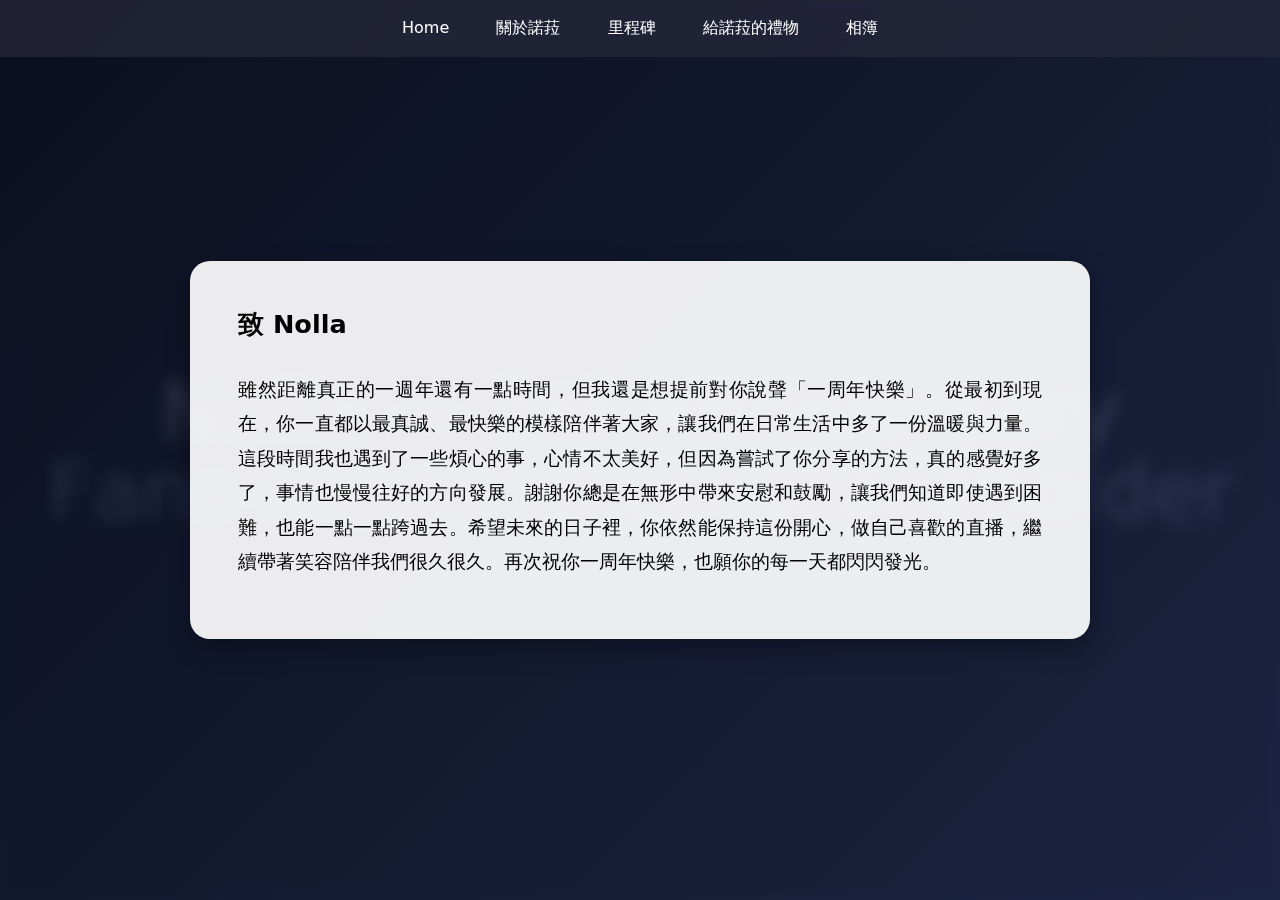
<file: gifts/blessings/index.html>
<!doctype html>
<html lang="zh-Hant">
<head>
  <meta charset="utf-8" />
  <meta name="viewport" content="width=device-width,initial-scale=1" />
  <title>祝福語</title>
  <link rel="stylesheet" href="/assets/styles.css" />
  <style>
    /* 導航列 */
    .nav {
      position: fixed; top: 0; left: 0; width: 100%;
      display: flex; justify-content: center; gap: 1.2rem;
      padding: 12px 0; background: rgba(40,40,60,0.7);
      backdrop-filter: blur(6px); z-index: 999;
    }
    .nav a {
      color: #fff; text-decoration: none; padding: 6px 14px;
      border-radius: 20px; transition: background .3s; font-weight: 500;
    }
    .nav a:hover, .nav a:focus { background: rgba(122,165,255,.25); }

    /* 背景：漸層 + 模糊底圖 */
    html, body { height: 100%; margin: 0; }
    body {
      background: linear-gradient(135deg,#0b1020 0%,#1e2746 100%);
      font-family: "Noto Sans TC", system-ui, sans-serif;
      overflow-x: hidden;
    }
    body::before{
      content:""; position:absolute; inset:0;
      background:url('/assets/cover.png') center/cover no-repeat;
      opacity:.15; filter: blur(8px); z-index:-2;
    }

    /* 背景粒子層（在卡片之下、底圖之上） */
    .particles{
      position: fixed; inset: 0; pointer-events: none; z-index: -1;
      overflow: hidden;
    }
    .particles span{
      position: absolute; bottom: -60px;
      display: block; width: 6px; height: 6px; border-radius: 999px;
      background: radial-gradient(closest-side, rgba(255,255,255,.95), rgba(255,255,255,0));
      box-shadow: 0 0 12px 2px rgba(255,255,255,.6);
      filter: blur(.2px);
      animation: floatUp linear infinite;
    }
    @keyframes floatUp{
      0%   { transform: translateY(0)    scale(.6); opacity: 0; }
      10%  { opacity: .85; }
      80%  { opacity: .85; }
      100% { transform: translateY(-120vh) scale(1.2); opacity: 0; }
    }

    /* 隨機化：大小、位置、速度、延遲 */
    /* 你可以增減數量：目前 18 顆 */
    :root{ --w:100vw; }
    .particles span:nth-child(1)  { left: 5vw;  width:5px; height:5px;  animation-duration: 18s; animation-delay: -2s; }
    .particles span:nth-child(2)  { left:12vw;  width:7px; height:7px;  animation-duration: 22s; animation-delay: -6s; }
    .particles span:nth-child(3)  { left:20vw;  width:9px; height:9px;  animation-duration: 26s; animation-delay: -10s;}
    .particles span:nth-child(4)  { left:28vw;  width:6px; height:6px;  animation-duration: 20s; animation-delay: -4s; }
    .particles span:nth-child(5)  { left:35vw;  width:8px; height:8px;  animation-duration: 24s; animation-delay: -12s;}
    .particles span:nth-child(6)  { left:42vw;  width:4px; height:4px;  animation-duration: 16s; animation-delay: -8s; }
    .particles span:nth-child(7)  { left:50vw;  width:10px;height:10px; animation-duration: 28s; animation-delay: -3s; }
    .particles span:nth-child(8)  { left:58vw;  width:6px; height:6px;  animation-duration: 19s; animation-delay: -9s; }
    .particles span:nth-child(9)  { left:66vw;  width:7px; height:7px;  animation-duration: 21s; animation-delay: -5s; }
    .particles span:nth-child(10) { left:73vw;  width:9px; height:9px;  animation-duration: 27s; animation-delay: -14s;}
    .particles span:nth-child(11) { left:80vw;  width:5px; height:5px;  animation-duration: 17s; animation-delay: -7s; }
    .particles span:nth-child(12) { left:86vw;  width:8px; height:8px;  animation-duration: 23s; animation-delay: -1s; }
    .particles span:nth-child(13) { left:92vw;  width:4px; height:4px;  animation-duration: 15s; animation-delay: -11s;}
    .particles span:nth-child(14) { left:14vw;  width:6px; height:6px;  animation-duration: 18s; animation-delay: -15s;}
    .particles span:nth-child(15) { left:48vw;  width:7px; height:7px;  animation-duration: 22s; animation-delay: -13s;}
    .particles span:nth-child(16) { left:62vw;  width:5px; height:5px;  animation-duration: 19s; animation-delay: -16s;}
    .particles span:nth-child(17) { left:77vw;  width:11px;height:11px; animation-duration: 30s; animation-delay: -18s;}
    .particles span:nth-child(18) { left:25vw;  width:8px; height:8px;  animation-duration: 24s; animation-delay: -20s;}

    /* 主內容置中 */
    .wrap{
      padding-top: 100px; min-height: calc(100% - 100px);
      display:flex; justify-content:center; align-items:center;
    }

    .card{
      max-width: 900px; background: rgba(255,255,255,.92);
      padding: 40px 48px; border-radius: 20px;
      box-shadow: 0 8px 24px rgba(0,0,0,.35);
      font-size: 1.2rem; line-height: 1.8; text-align: justify;
      animation: fadeIn .8s ease;
    }
    .card h3{ margin-top:0; font-size:1.6rem; }

    @keyframes fadeIn{
      from{ opacity:0; transform: translateY(20px); }
      to  { opacity:1; transform: translateY(0); }
    }
  </style>
</head>
<body>
  <nav class="nav">
    <a href="/">Home</a>
    <a href="/about/">關於諾菈</a>
    <a href="/timeline/">里程碑</a>
    <a href="/gifts/">給諾菈的禮物</a>
    <a href="/gallery/">相簿</a>
  </nav>

  <!-- 背景光點 -->
  <div class="particles" aria-hidden="true">
    <span></span><span></span><span></span><span></span><span></span><span></span>
    <span></span><span></span><span></span><span></span><span></span><span></span>
    <span></span><span></span><span></span><span></span><span></span><span></span>
  </div>

  <main class="wrap">
    <div class="card">
      <h3>致 Nolla</h3>
      <p>
        雖然距離真正的一週年還有一點時間，但我還是想提前對你說聲「一周年快樂」。從最初到現在，你一直都以最真誠、最快樂的模樣陪伴著大家，讓我們在日常生活中多了一份溫暖與力量。這段時間我也遇到了一些煩心的事，心情不太美好，但因為嘗試了你分享的方法，真的感覺好多了，事情也慢慢往好的方向發展。謝謝你總是在無形中帶來安慰和鼓勵，讓我們知道即使遇到困難，也能一點一點跨過去。希望未來的日子裡，你依然能保持這份開心，做自己喜歡的直播，繼續帶著笑容陪伴我們很久很久。再次祝你一周年快樂，也願你的每一天都閃閃發光。
      </p>
    </div>
  </main>
</body>
</html>
</file>
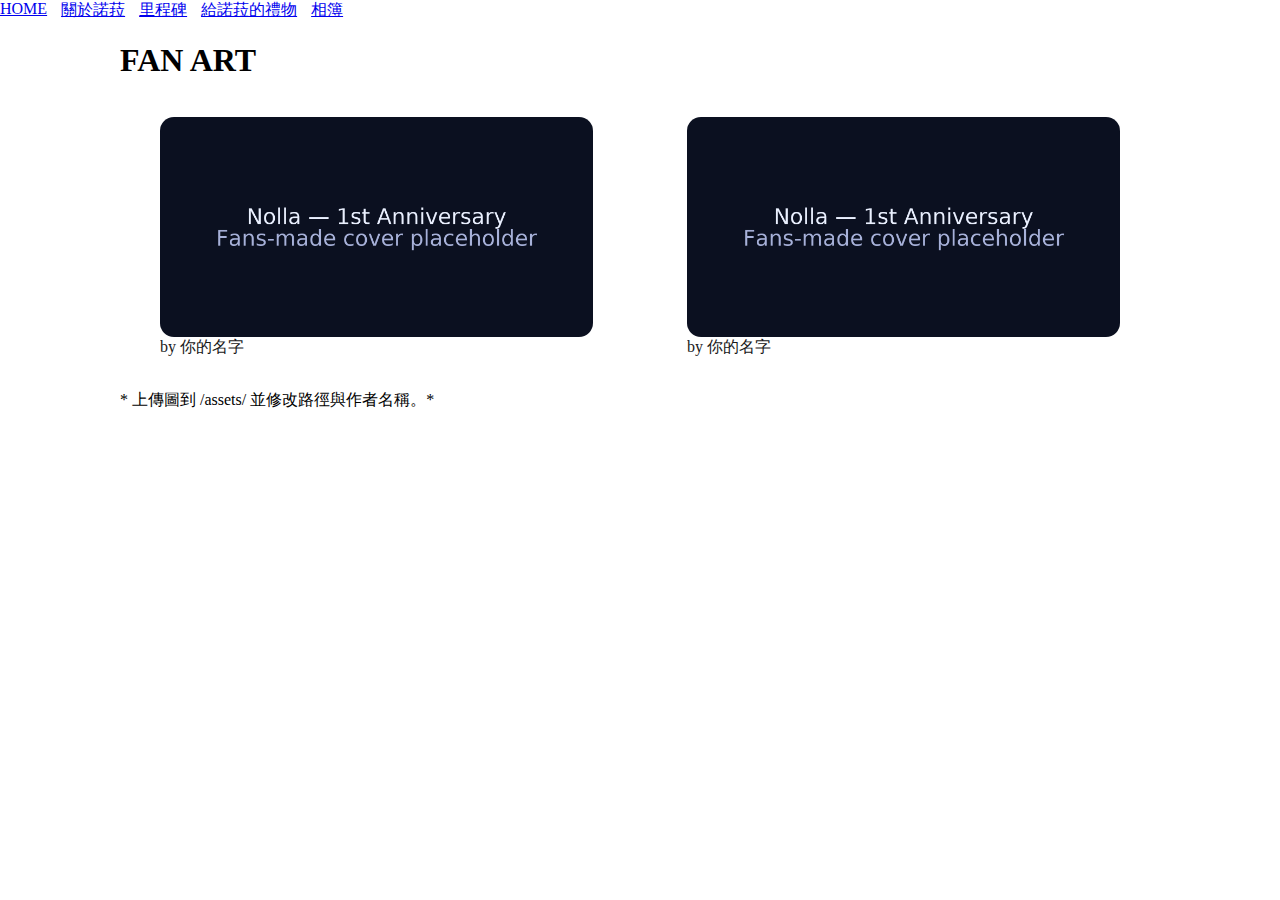
<file: gifts/fanart/index.html>
<!doctype html>
<html lang="zh-Hant">
<head>
  <meta charset="utf-8" />
  <meta name="viewport" content="width=device-width,initial-scale=1" />
  <title>FAN ART</title>
  <link rel="stylesheet" href="/assets/styles.css" />
</head>
<body>
  
<nav class="nav">
  <a href="/">HOME</a>
  <a href="/about/">關於諾菈</a>
  <a href="/timeline/">里程碑</a>
  <a href="/gifts/">給諾菈的禮物</a>
  <a href="/gallery/">相簿</a>
</nav>

  <main class="wrap">
    <h1>FAN ART</h1>
    <div class="grid">
      <figure><img src="/assets/cover.png" alt="art 1"><figcaption class="muted">by 你的名字</figcaption></figure>
      <figure><img src="/assets/cover.png" alt="art 2"><figcaption class="muted">by 你的名字</figcaption></figure>
    </div>
    <p class="hint">* 上傳圖到 /assets/ 並修改路徑與作者名稱。*</p>
  </main>
</body>
</html>
</file>
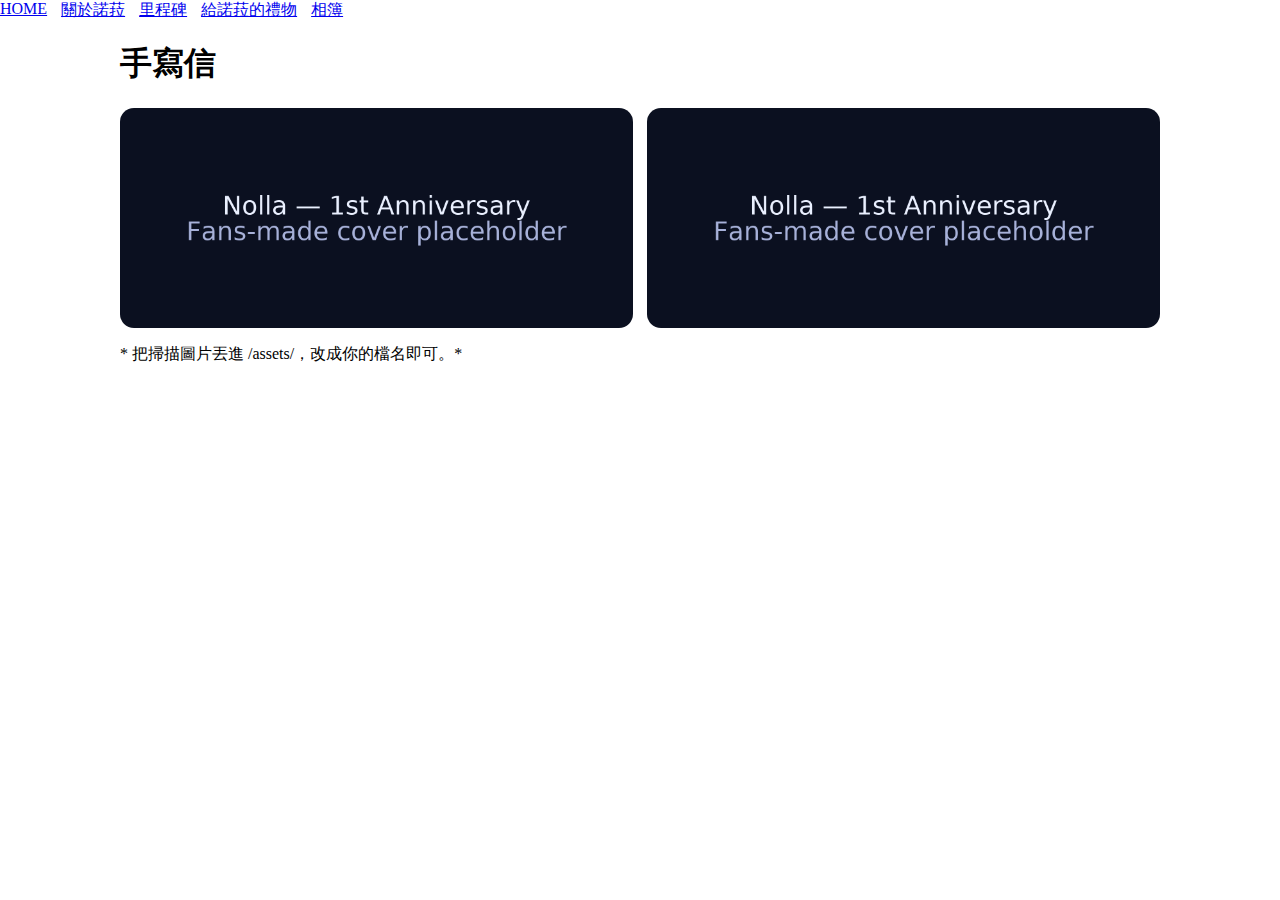
<file: gifts/letters/index.html>
<!doctype html>
<html lang="zh-Hant">
<head>
  <meta charset="utf-8" />
  <meta name="viewport" content="width=device-width,initial-scale=1" />
  <title>手寫信</title>
  <link rel="stylesheet" href="/assets/styles.css" />
</head>
<body>
  
<nav class="nav">
  <a href="/">HOME</a>
  <a href="/about/">關於諾菈</a>
  <a href="/timeline/">里程碑</a>
  <a href="/gifts/">給諾菈的禮物</a>
  <a href="/gallery/">相簿</a>
</nav>

  <main class="wrap">
    <h1>手寫信</h1>
    <div class="grid">
      <img src="/assets/cover.png" alt="letter 1">
      <img src="/assets/cover.png" alt="letter 2">
    </div>
    <p class="hint">* 把掃描圖片丟進 /assets/，改成你的檔名即可。*</p>
  </main>
</body>
</html>
</file>
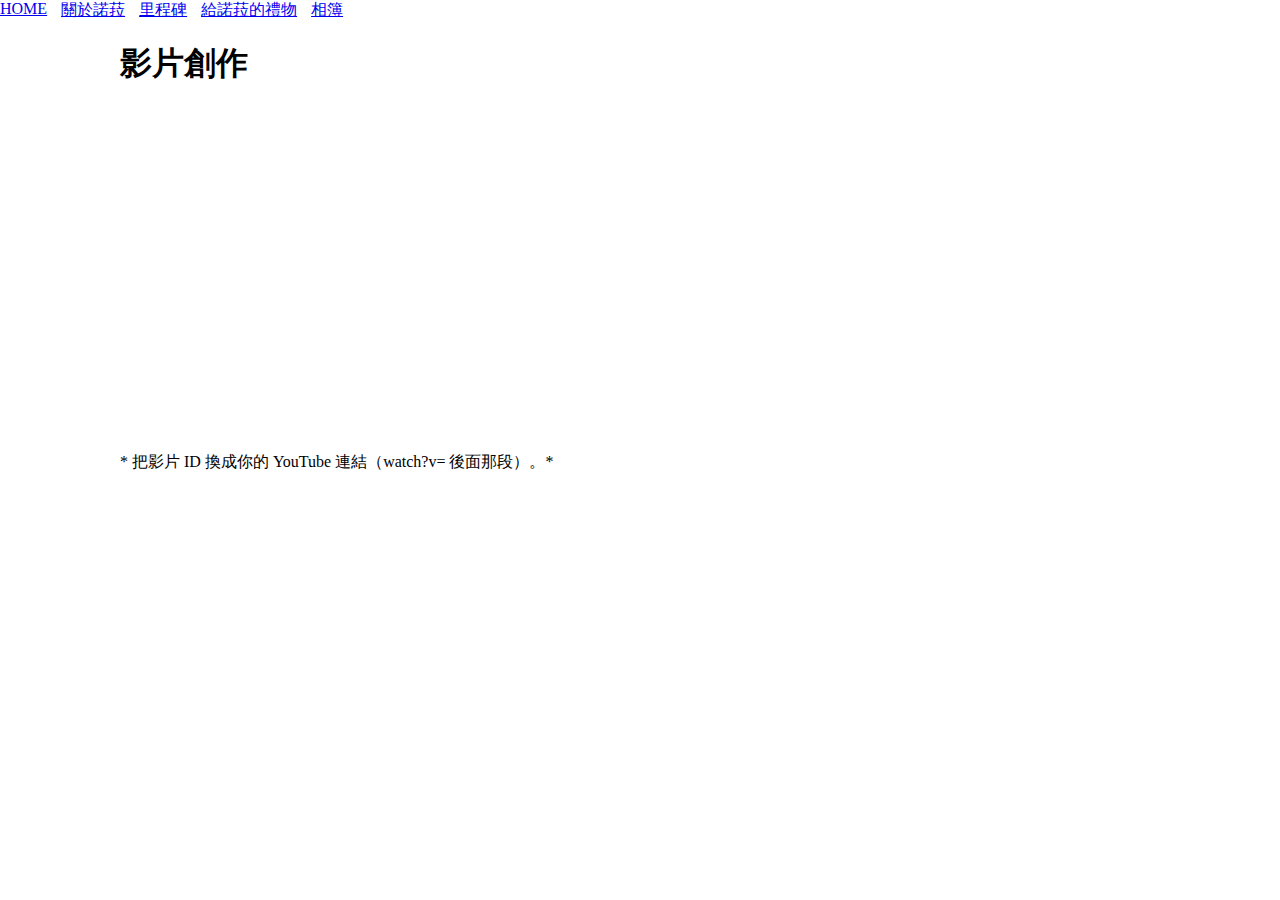
<file: gifts/videos/index.html>
<!doctype html>
<html lang="zh-Hant">
<head>
  <meta charset="utf-8" />
  <meta name="viewport" content="width=device-width,initial-scale=1" />
  <title>影片創作</title>
  <link rel="stylesheet" href="/assets/styles.css" />
</head>
<body>
  
<nav class="nav">
  <a href="/">HOME</a>
  <a href="/about/">關於諾菈</a>
  <a href="/timeline/">里程碑</a>
  <a href="/gifts/">給諾菈的禮物</a>
  <a href="/gallery/">相簿</a>
</nav>

  <main class="wrap">
    <h1>影片創作</h1>
    <div class="grid vids">
      <div class="video"><iframe src="https://www.youtube.com/embed/VIDEO_ID_A" title="video A" loading="lazy" allowfullscreen></iframe></div>
      <div class="video"><iframe src="https://www.youtube.com/embed/VIDEO_ID_B" title="video B" loading="lazy" allowfullscreen></iframe></div>
    </div>
    <p class="hint">* 把影片 ID 換成你的 YouTube 連結（watch?v= 後面那段）。*</p>
  </main>
</body>
</html>
</file>
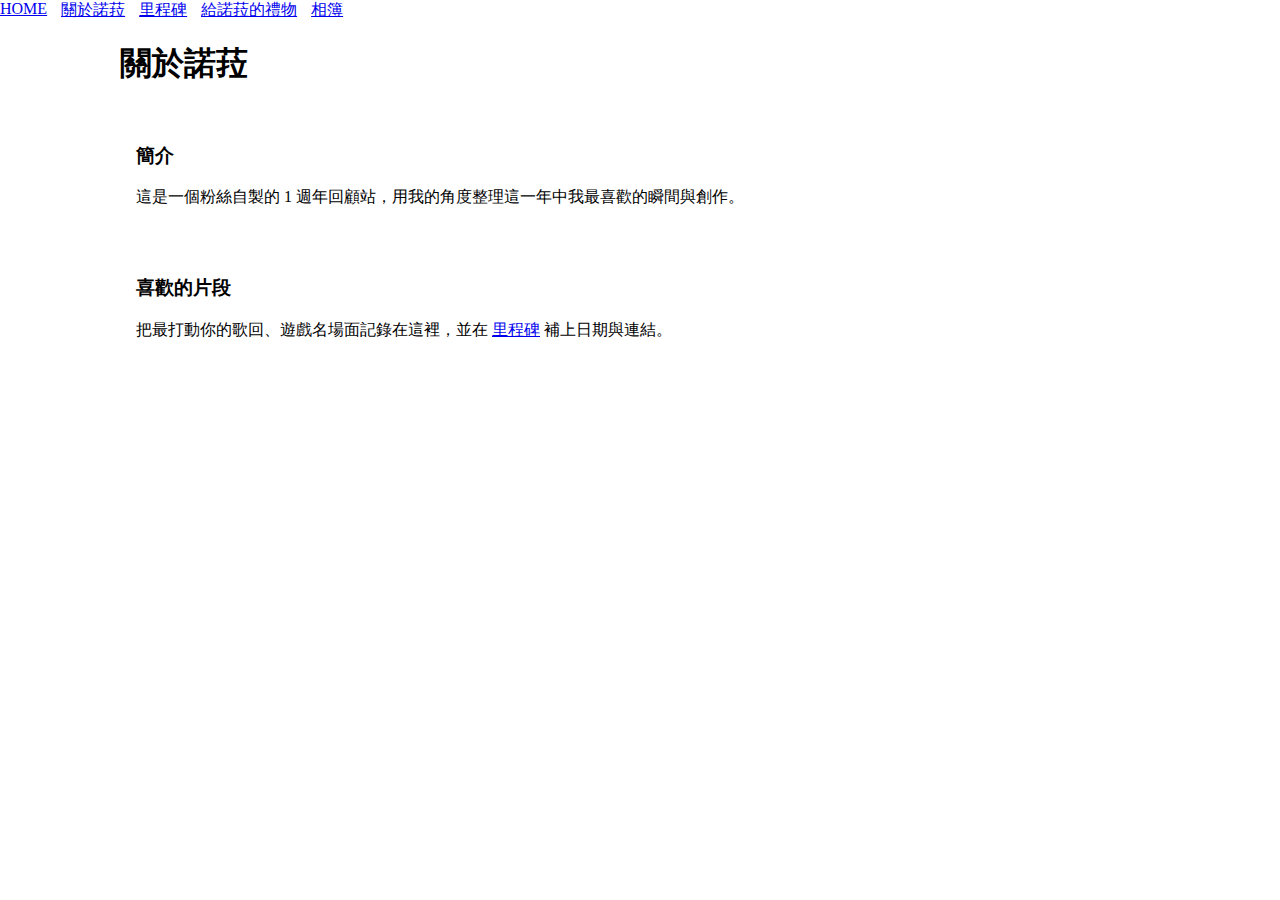
<file: nolla_anniv_site/about/index.html>
<!doctype html>
<html lang="zh-Hant">
<head>
  <meta charset="utf-8" />
  <meta name="viewport" content="width=device-width,initial-scale=1" />
  <title>關於諾菈</title>
  <link rel="stylesheet" href="/assets/styles.css" />
</head>
<body>
  
<nav class="nav">
  <a href="/">HOME</a>
  <a href="/about/">關於諾菈</a>
  <a href="/timeline/">里程碑</a>
  <a href="/gifts/">給諾菈的禮物</a>
  <a href="/gallery/">相簿</a>
</nav>

  <main class="wrap">
    <h1>關於諾菈</h1>
    <div class="cards">
      <div class="card">
        <h3>簡介</h3>
        <p>這是一個粉絲自製的 1 週年回顧站，用我的角度整理這一年中我最喜歡的瞬間與創作。</p>
      </div>
      <div class="card">
        <h3>喜歡的片段</h3>
        <p>把最打動你的歌回、遊戲名場面記錄在這裡，並在 <a href="/timeline/">里程碑</a> 補上日期與連結。</p>
      </div>
    </div>
  </main>
</body>
</html>
</file>
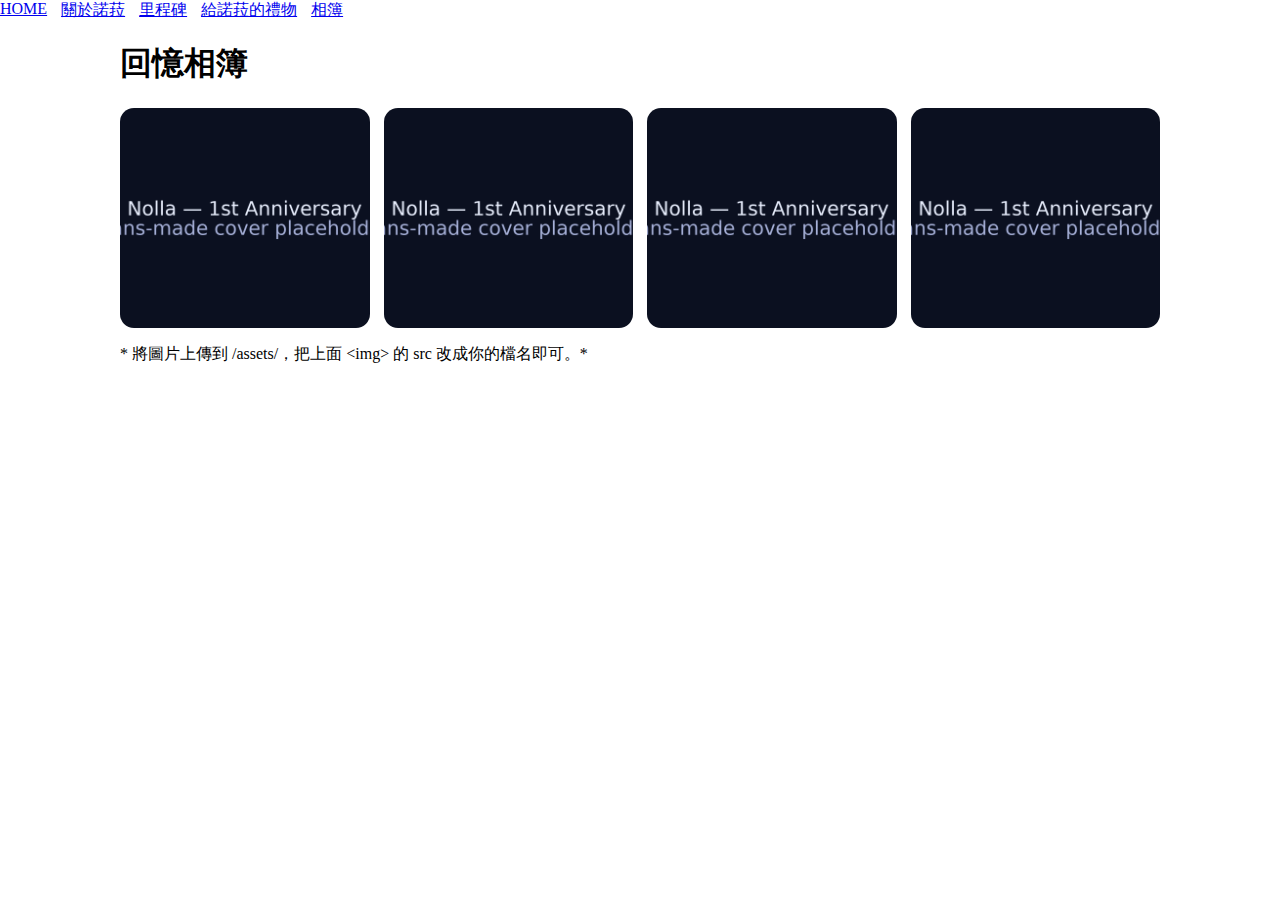
<file: nolla_anniv_site/gallery/index.html>
<!doctype html>
<html lang="zh-Hant">
<head>
  <meta charset="utf-8" />
  <meta name="viewport" content="width=device-width,initial-scale=1" />
  <title>回憶相簿</title>
  <link rel="stylesheet" href="/assets/styles.css" />
</head>
<body>
  
<nav class="nav">
  <a href="/">HOME</a>
  <a href="/about/">關於諾菈</a>
  <a href="/timeline/">里程碑</a>
  <a href="/gifts/">給諾菈的禮物</a>
  <a href="/gallery/">相簿</a>
</nav>

  <main class="wrap">
    <h1>回憶相簿</h1>
    <div class="grid">
      <img src="/assets/cover.png" alt="sample 1">
      <img src="/assets/cover.png" alt="sample 2">
      <img src="/assets/cover.png" alt="sample 3">
      <img src="/assets/cover.png" alt="sample 4">
    </div>
    <p class="hint">* 將圖片上傳到 /assets/，把上面 &lt;img&gt; 的 src 改成你的檔名即可。*</p>
  </main>
</body>
</html>
</file>
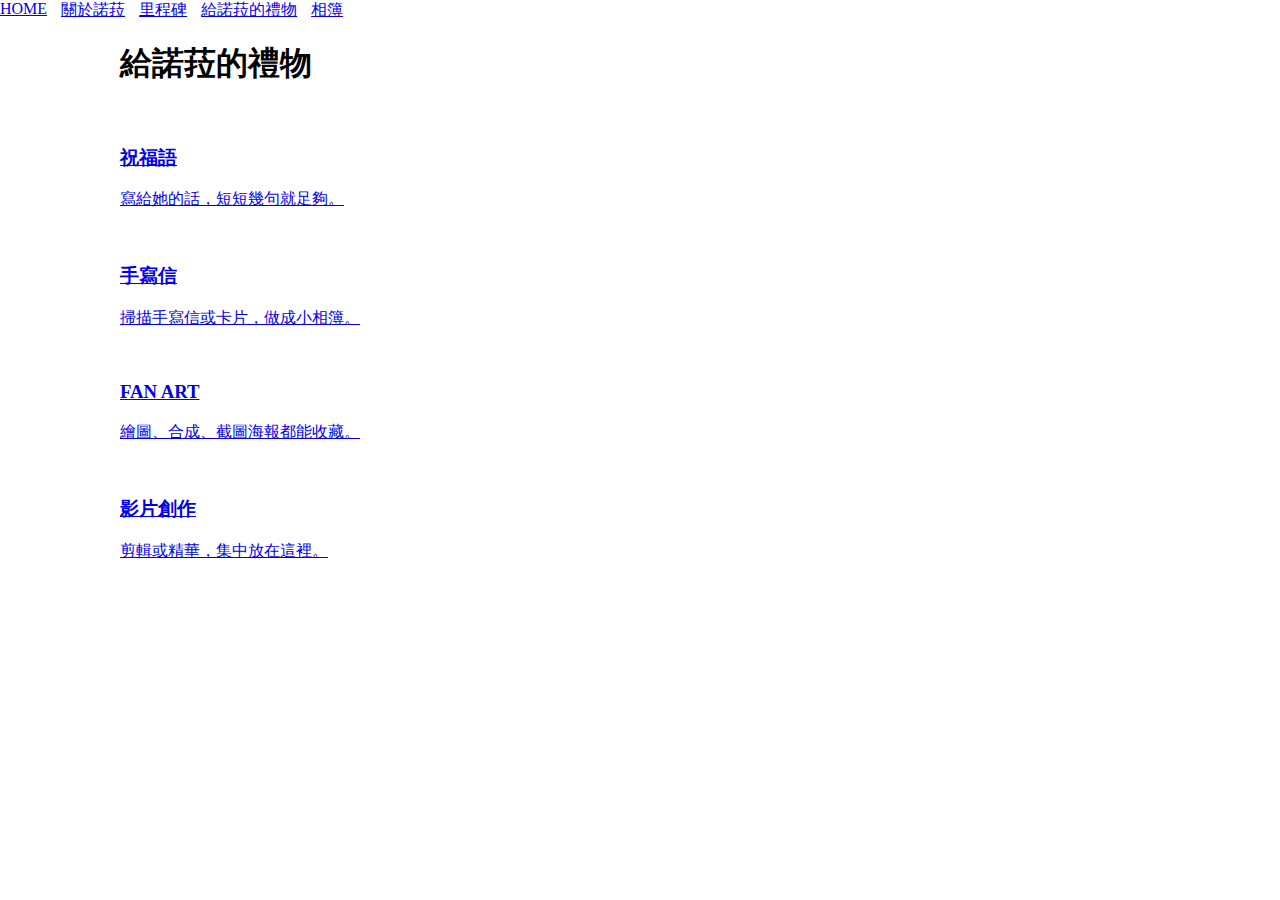
<file: nolla_anniv_site/gifts/index.html>
<!doctype html>
<html lang="zh-Hant">
<head>
  <meta charset="utf-8" />
  <meta name="viewport" content="width=device-width,initial-scale=1" />
  <title>給諾菈的禮物</title>
  <link rel="stylesheet" href="/assets/styles.css" />
</head>
<body>
  
<nav class="nav">
  <a href="/">HOME</a>
  <a href="/about/">關於諾菈</a>
  <a href="/timeline/">里程碑</a>
  <a href="/gifts/">給諾菈的禮物</a>
  <a href="/gallery/">相簿</a>
</nav>

  <main class="wrap">
    <h1>給諾菈的禮物</h1>
    <div class="cards">
      <a class="card" href="/gifts/blessings/"><h3>祝福語</h3><p>寫給她的話，短短幾句就足夠。</p></a>
      <a class="card" href="/gifts/letters/"><h3>手寫信</h3><p>掃描手寫信或卡片，做成小相簿。</p></a>
      <a class="card" href="/gifts/fanart/"><h3>FAN ART</h3><p>繪圖、合成、截圖海報都能收藏。</p></a>
      <a class="card" href="/gifts/videos/"><h3>影片創作</h3><p>剪輯或精華，集中放在這裡。</p></a>
    </div>
  </main>
</body>
</html>
</file>
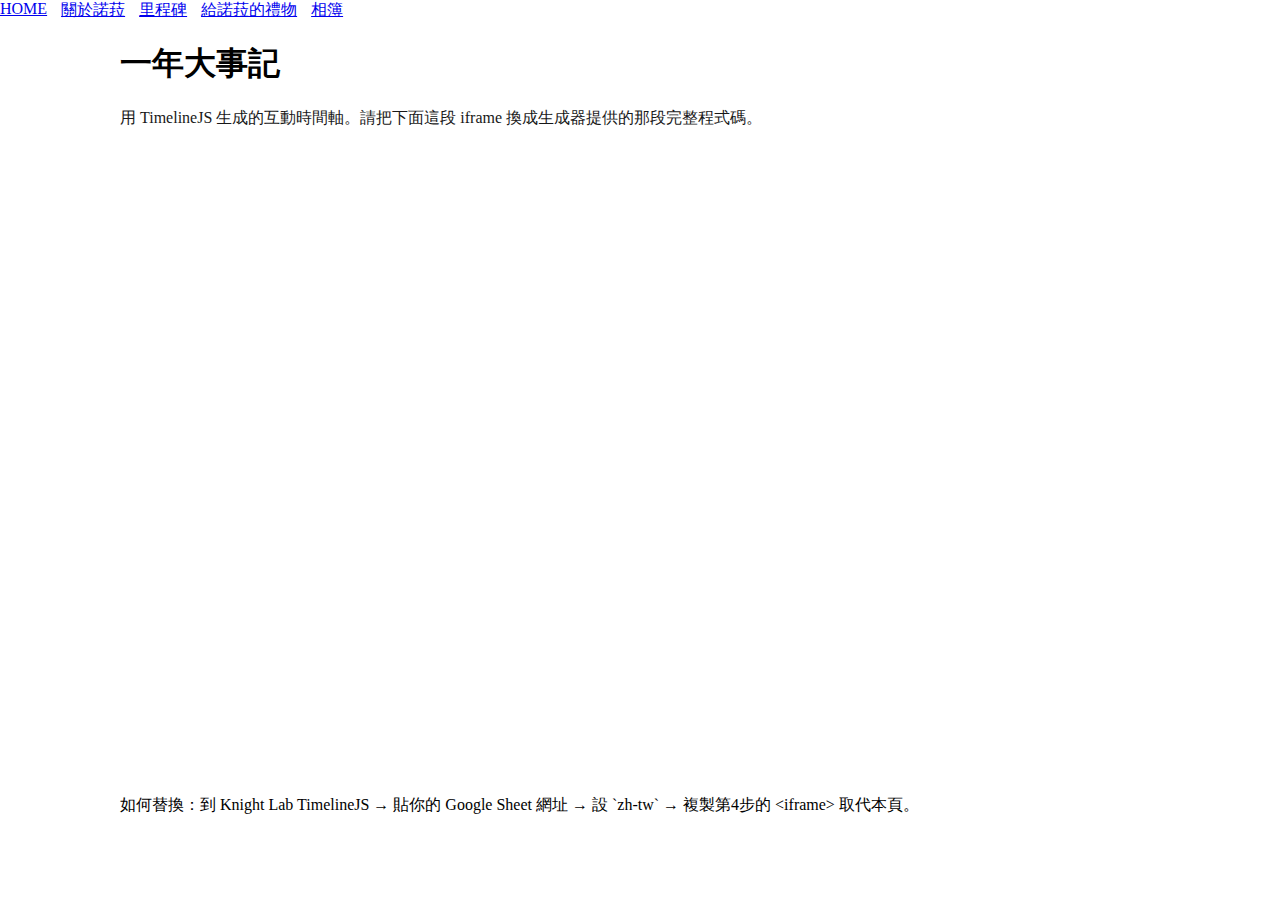
<file: nolla_anniv_site/timeline/index.html>
<!doctype html>
<html lang="zh-Hant">
<head>
  <meta charset="utf-8" />
  <meta name="viewport" content="width=device-width,initial-scale=1" />
  <title>里程碑 — 一年大事記</title>
  <link rel="stylesheet" href="/assets/styles.css" />
  <style>.frame{width:100%;min-height:70vh;border:0}</style>
</head>
<body>
  
<nav class="nav">
  <a href="/">HOME</a>
  <a href="/about/">關於諾菈</a>
  <a href="/timeline/">里程碑</a>
  <a href="/gifts/">給諾菈的禮物</a>
  <a href="/gallery/">相簿</a>
</nav>

  <main class="wrap">
    <h1>一年大事記</h1>
    <p class="muted">用 TimelineJS 生成的互動時間軸。請把下面這段 iframe 換成生成器提供的那段完整程式碼。</p>
    <iframe class="frame" src="about:blank" title="timeline-placeholder"></iframe>
    <p class="hint">如何替換：到 Knight Lab TimelineJS → 貼你的 Google Sheet 網址 → 設 `zh-tw` → 複製第4步的 &lt;iframe&gt; 取代本頁。</p>
  </main>
</body>
</html>
</file>
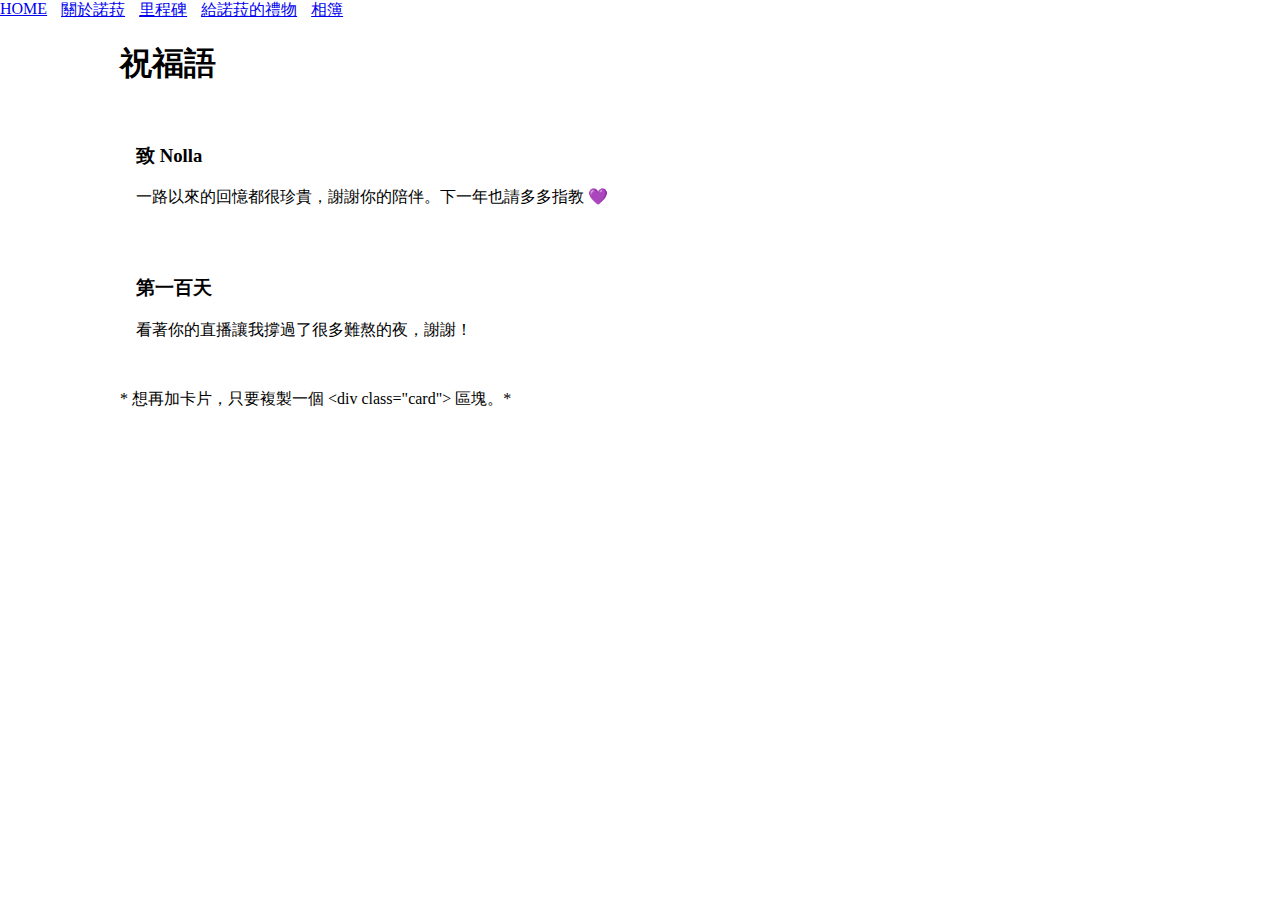
<file: nolla_anniv_site/gifts/blessings/index.html>
<!doctype html>
<html lang="zh-Hant">
<head>
  <meta charset="utf-8" />
  <meta name="viewport" content="width=device-width,initial-scale=1" />
  <title>祝福語</title>
  <link rel="stylesheet" href="/assets/styles.css" />
</head>
<body>
  
<nav class="nav">
  <a href="/">HOME</a>
  <a href="/about/">關於諾菈</a>
  <a href="/timeline/">里程碑</a>
  <a href="/gifts/">給諾菈的禮物</a>
  <a href="/gallery/">相簿</a>
</nav>

  <main class="wrap">
    <h1>祝福語</h1>
    <div class="cards">
      <div class="card"><h3>致 Nolla</h3><p>一路以來的回憶都很珍貴，謝謝你的陪伴。下一年也請多多指教 💜</p></div>
      <div class="card"><h3>第一百天</h3><p>看著你的直播讓我撐過了很多難熬的夜，謝謝！</p></div>
    </div>
    <p class="hint">* 想再加卡片，只要複製一個 &lt;div class="card"&gt; 區塊。*</p>
  </main>
</body>
</html>
</file>
<file: assets/styles.css>
/* =========================================================
   0) Reset & 基礎變數
   ========================================================= */
:root {
  /* 尺寸 */
  --wrap: min(92vw, 1040px);
  --radius: 16px;

  /* 色系（主題可覆寫） */
  --accent: #3A86FF;
  --accent-soft: #9cc6ff;

  /* 文字色（淺底預設） */
  --text-strong: #0c1a33;
  --text-soft: #455a7a;

  /* 陰影 */
  --shadow-soft: 0 8px 30px rgba(32,56,96,.15);
  --shadow-dark: 0 12px 40px rgba(0,0,0,.25);
}

* { box-sizing: border-box; }
html, body { margin: 0; padding: 0; }

/* 讓 .wrap 容器置中 */
.wrap {
  max-width: var(--wrap);
  margin: 0 auto;
}

/* =========================================================
   1) Global：導覽 / 連結 / 文字
   ========================================================= */
.site-nav{
  position: fixed; top: 0; left: 0; right: 0; z-index: 1000;
  display: flex; justify-content: center; gap: 12px; flex-wrap: wrap;
  padding: 12px 16px;
  background: rgba(255,255,255,.55);
  backdrop-filter: blur(8px) saturate(140%);
  border-bottom: 1px solid rgba(47,106,255,.12);
}
.site-nav .pill{
  display:inline-block; padding:9px 16px; border-radius:999px;
  text-decoration:none; font-weight:600; letter-spacing:.02em;
  color:#0f2350;
  background: linear-gradient(180deg,#ffffff,#f4f7ff);
  box-shadow: 0 10px 24px rgba(28, 92, 255, .12), inset 0 0 0 1px rgba(47,106,255,.16);
  transition: transform .15s ease, box-shadow .15s ease, background .2s ease;
}
.site-nav .pill:hover{
  transform: translateY(-1px);
  box-shadow: 0 14px 28px rgba(28, 92, 255, .18), inset 0 0 0 1px rgba(47,106,255,.28);
}
.site-nav .pill.active{
  background: linear-gradient(180deg,#e9f2ff,#dbe8ff);
  color:#0a1a44;
  box-shadow: 0 12px 26px rgba(28, 92, 255, .2), inset 0 0 0 1px rgba(47,106,255,.36);
}

/* 讓頁面內容不被固定導覽蓋住：由 JS 設定 --nav-h */
body.has-fixed-nav { padding-top: var(--nav-h, 64px); }

@media (max-width:640px){
  .site-nav{ gap:10px 12px; }
}

/* 一般導覽容器在小螢幕不要擠 */
.nav { display:flex; flex-wrap: wrap; gap: 10px 14px; }

/* =========================================================
   2) Hero：滿版背景 + 讀性
   ========================================================= */
.hero {
  position: relative;
  isolation: isolate; /* 保證 ::before 不影響同層 */
  background: url('/assets/cover.png?v=2') right center / cover no-repeat;
  min-height: clamp(360px, 60vh, 720px);
}
.hero::before {
  content: "";
  position: absolute; inset: 0;
  /* 預設使用深色漸層，確保白字可讀 */
  background: linear-gradient(180deg, rgba(0,0,0,.60), rgba(0,0,0,.48));
  z-index: 0;
}
.hero .wrap { position: relative; z-index: 1; }
.hero h1 {
  margin: 0 0 .25em;
  font-size: clamp(28px, 4.5vw, 56px);
  line-height: 1.1;
  color: #fff;
  text-shadow: 0 2px 6px rgba(0,0,0,.55);
}
.tagline {
  font-size: clamp(14px, 1.8vw, 18px);
  color: #f2f6ff;
  text-shadow: 0 1px 3px rgba(0,0,0,.55);
}

@media (max-width: 640px) {
  .hero {
    background-position: center 25%;
    min-height: clamp(420px, 62vh, 780px);
  }
  .cta .btn { margin: 0 10px 10px 0; }
}

/* =========================================================
   3) 倒數（讀性提升版）
   ========================================================= */
.countdown {
  font-weight: 700;
  margin-top: 16px;
  line-height: 1.25;
  font-size: clamp(22px, 4vw, 36px);
  letter-spacing: .02em;
  color: #eaf0ff;
  text-shadow:
    0 1px 0 rgba(0,0,0,.25),
    0 8px 24px rgba(0,0,0,.06);
}
.countdown .num {
  display: inline-block;
  min-width: 2ch; /* 04 對齊 */
  text-align: right;
  letter-spacing: .5px;
  color: #2456ff;
}
.countdown .unit {
  display: inline-block;
  margin: 0 .35em 0 .15em;
  opacity: .9;
}
.countdown-note {
  margin-top: 6px;
  font-weight: 500;
  font-size: .85em;
  color: rgba(234,240,255,.85);
}

/* =========================================================
   4) 影片：單一置中版本（可用 .align-left / .align-right）
   ========================================================= */
.video{
  --w: 800px;               /* 需要更寬/更窄就改這裡 */
  display: flex;
  justify-content: center;  /* 預設置中 */
  align-items: center;
  width: 100%;
  margin: 20px auto;
}
.video.align-left  { justify-content: flex-start; }
.video.align-right { justify-content: flex-end;  }
.video iframe{
  width: min(100%, var(--w));
  aspect-ratio: 16 / 9;
  height: auto;
  display: block;
  border: 0;
}

/* =========================================================
   5) 相簿：自動格 + 圖片裁切
   ========================================================= */
.grid {
  display: grid;
  gap: 14px;
  grid-template-columns: repeat(auto-fit, minmax(180px, 1fr));
}
.grid img {
  width: 100%;
  height: clamp(140px, 18vw, 220px);
  object-fit: cover;
  border-radius: 14px;
  display: block;
}

/* =========================================================
   6) 卡片：基礎（主題會再覆寫）
   ========================================================= */
.card {
  position: relative;
  border-radius: var(--radius);
  padding: 16px;
}
.card h2 {
  position: relative;
  margin: 0 0 12px;
  font-weight: 700;
}
.card h2::after {
  content: "";
  display: block;
  width: 64px;
  height: 3px;
  border-radius: 999px;
  margin-top: 8px;
  background: linear-gradient(90deg, var(--accent), transparent);
  opacity: .75;
}

/* 小螢幕圓角微調 */
@media (max-width: 860px) {
  .card { border-radius: 14px; }
}

/* =========================================================
   7) 主題 A：淺藍（里程碑 / 禮物 / 相簿）
   ========================================================= */
.theme-sky {
  color: var(--text-strong);
  background:
    radial-gradient(1000px 600px at 10% -10%, rgba(154, 197, 255, .20), transparent 55%),
    radial-gradient(900px 500px at 90% 0%, rgba(58, 134, 255, .12), transparent 60%),
    linear-gradient(180deg, #F5F9FF, #F9FBFF);
}
.theme-sky .card {
  background: #fff;
  border: 1px solid rgba(58,134,255,.10);
  box-shadow: var(--shadow-soft);
}
.theme-sky h1, .theme-sky h2 { color: #12325f; }
.theme-sky .muted { color: var(--text-soft); }

/* =========================================================
 /* =========================================================
  /* =========================================================
   8) 主題 B：夜藍（關於諾菈）
   ========================================================= */
.theme-night {
  color: #ECF2FF;
  /* 背景：星空圖 + 深色漸層 */
  background:
    linear-gradient(180deg, rgba(5,12,28,.82) 0%, rgba(6,12,30,.90) 100%),
    url('/assets/星星.jpg') center / cover fixed no-repeat;
  filter: none;
}

/* 關閉舊的星點疊圖，避免跟背景打架 */
.theme-night::before {
  content: none !important;
}

/* 內容層在背景之上 */
.theme-night .topnav,
.theme-night header,
.theme-night main,
.theme-night footer,
.theme-night article,
.theme-night section {
  position: relative;
  z-index: 1;
}

/* 夜藍：卡片半透明 + 讀性強 */
.theme-night .card {
  background: linear-gradient(180deg, rgba(255,255,255,.06), rgba(255,255,255,.02));
  border: 1px solid rgba(255,255,255,.08);
  box-shadow: var(--shadow-dark);
}
.theme-night .card p,
.theme-night .card li,
.theme-night .card .muted {
  color:#f9fbff;
  text-shadow: 0 0 1px rgba(0,0,0,.45);
}
.theme-night .card h2, 
.theme-night .card h3, 
.theme-night .card h4 {
  color:#ffffff;
  text-shadow: 0 1px 0 rgba(0,0,0,.40);
}

/* 夜藍：Hero 讀性 */
.theme-night .hero::before {
  background: linear-gradient(180deg, rgba(0,0,0,.66), rgba(0,0,0,.52));
}
.theme-night .hero h1,
.theme-night .hero .wrap,
.theme-night .hero .wrap * {
  color:#f9fbff;
  text-shadow: 0 1px 3px rgba(0,0,0,.55);
}

/* 區塊背板（避免底圖穿透影響文字對比，可留可刪） */
.theme-night main > section {
  position: relative;
  isolation:isolate;
}
.theme-night main > section::before {
  content:""; 
  position:absolute; 
  inset: -10px; 
  z-index:0; 
  border-radius:16px;
  background: rgba(8,12,28,.70);
}
.theme-night main > section > * {
  position:relative; 
  z-index:1;
}

/* =========================================================
   9) 補充：工具類（若有需要）
   ========================================================= */
.muted { opacity:.9; }

/* 讓導覽或 CTA 的按鈕群在小螢幕更好點 */
@media (max-width:640px){
  .cta .btn { margin: 0 10px 10px 0; }
}
</file>
